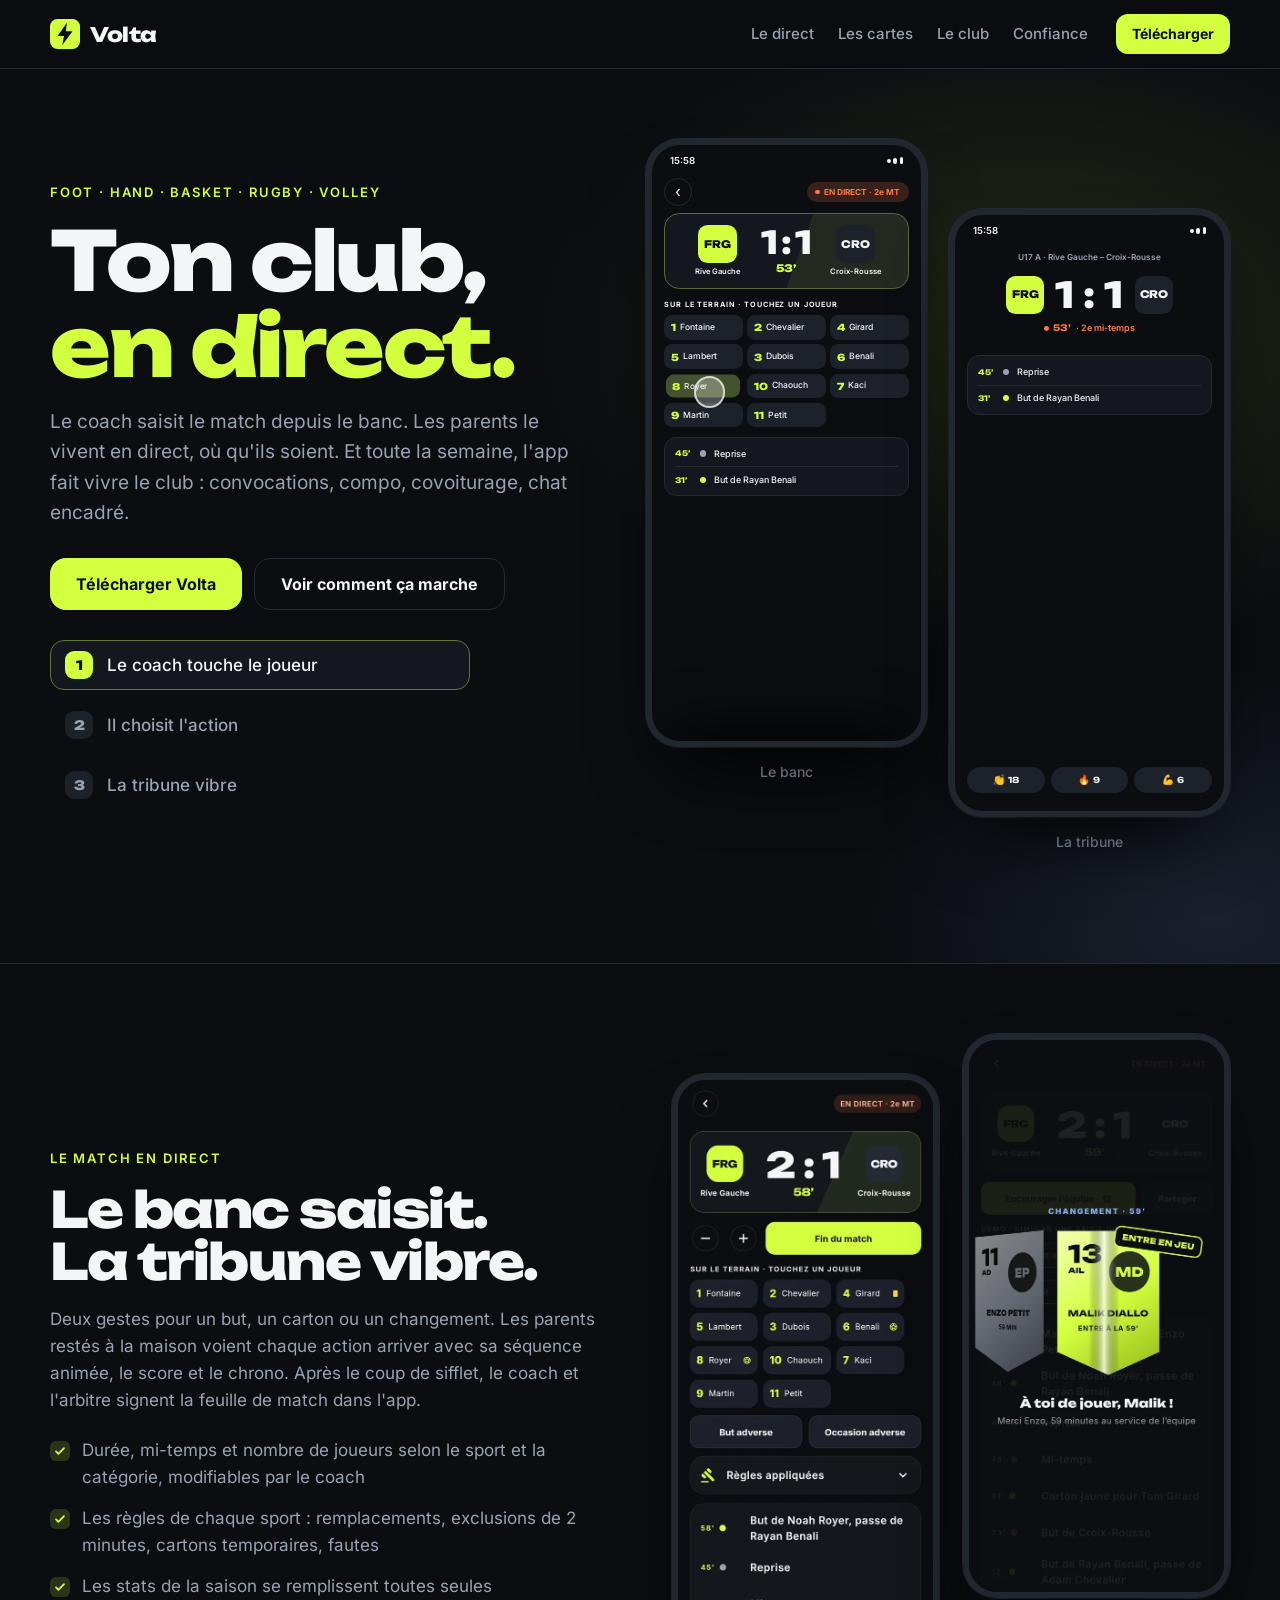
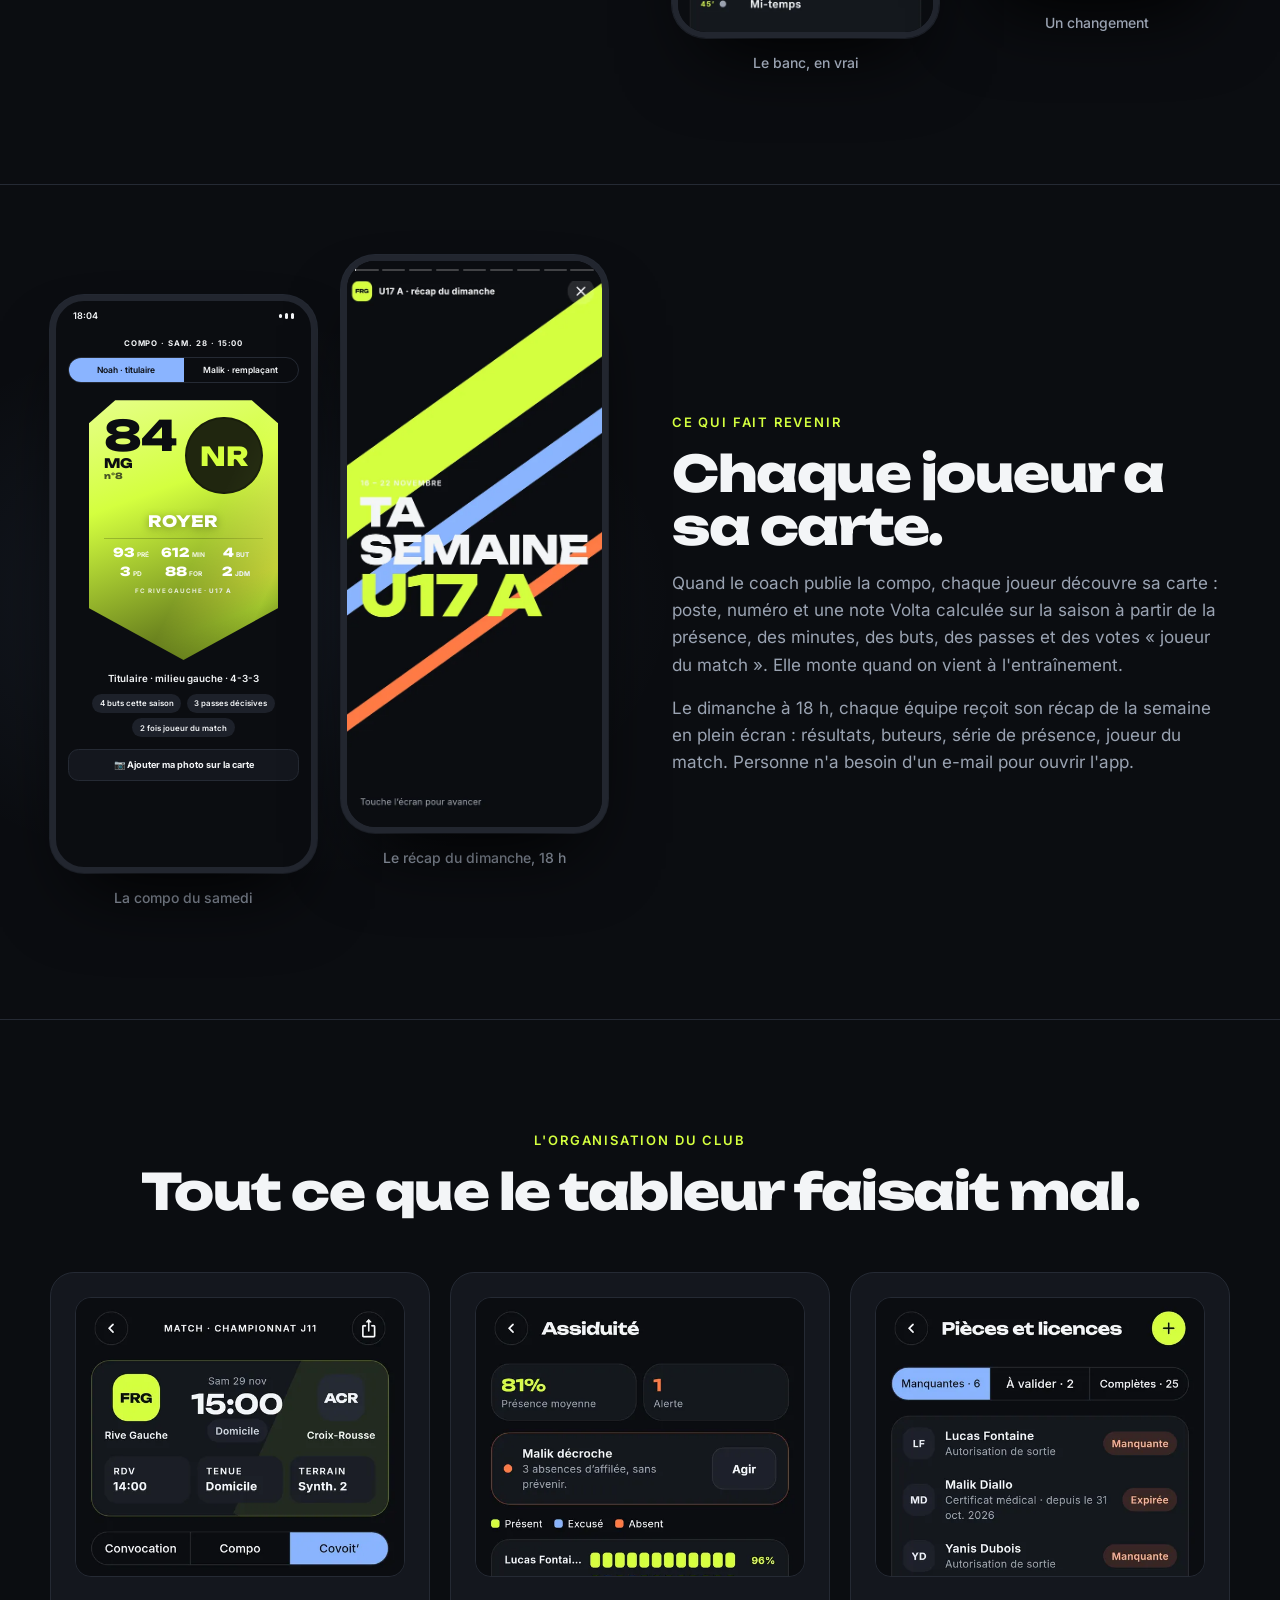
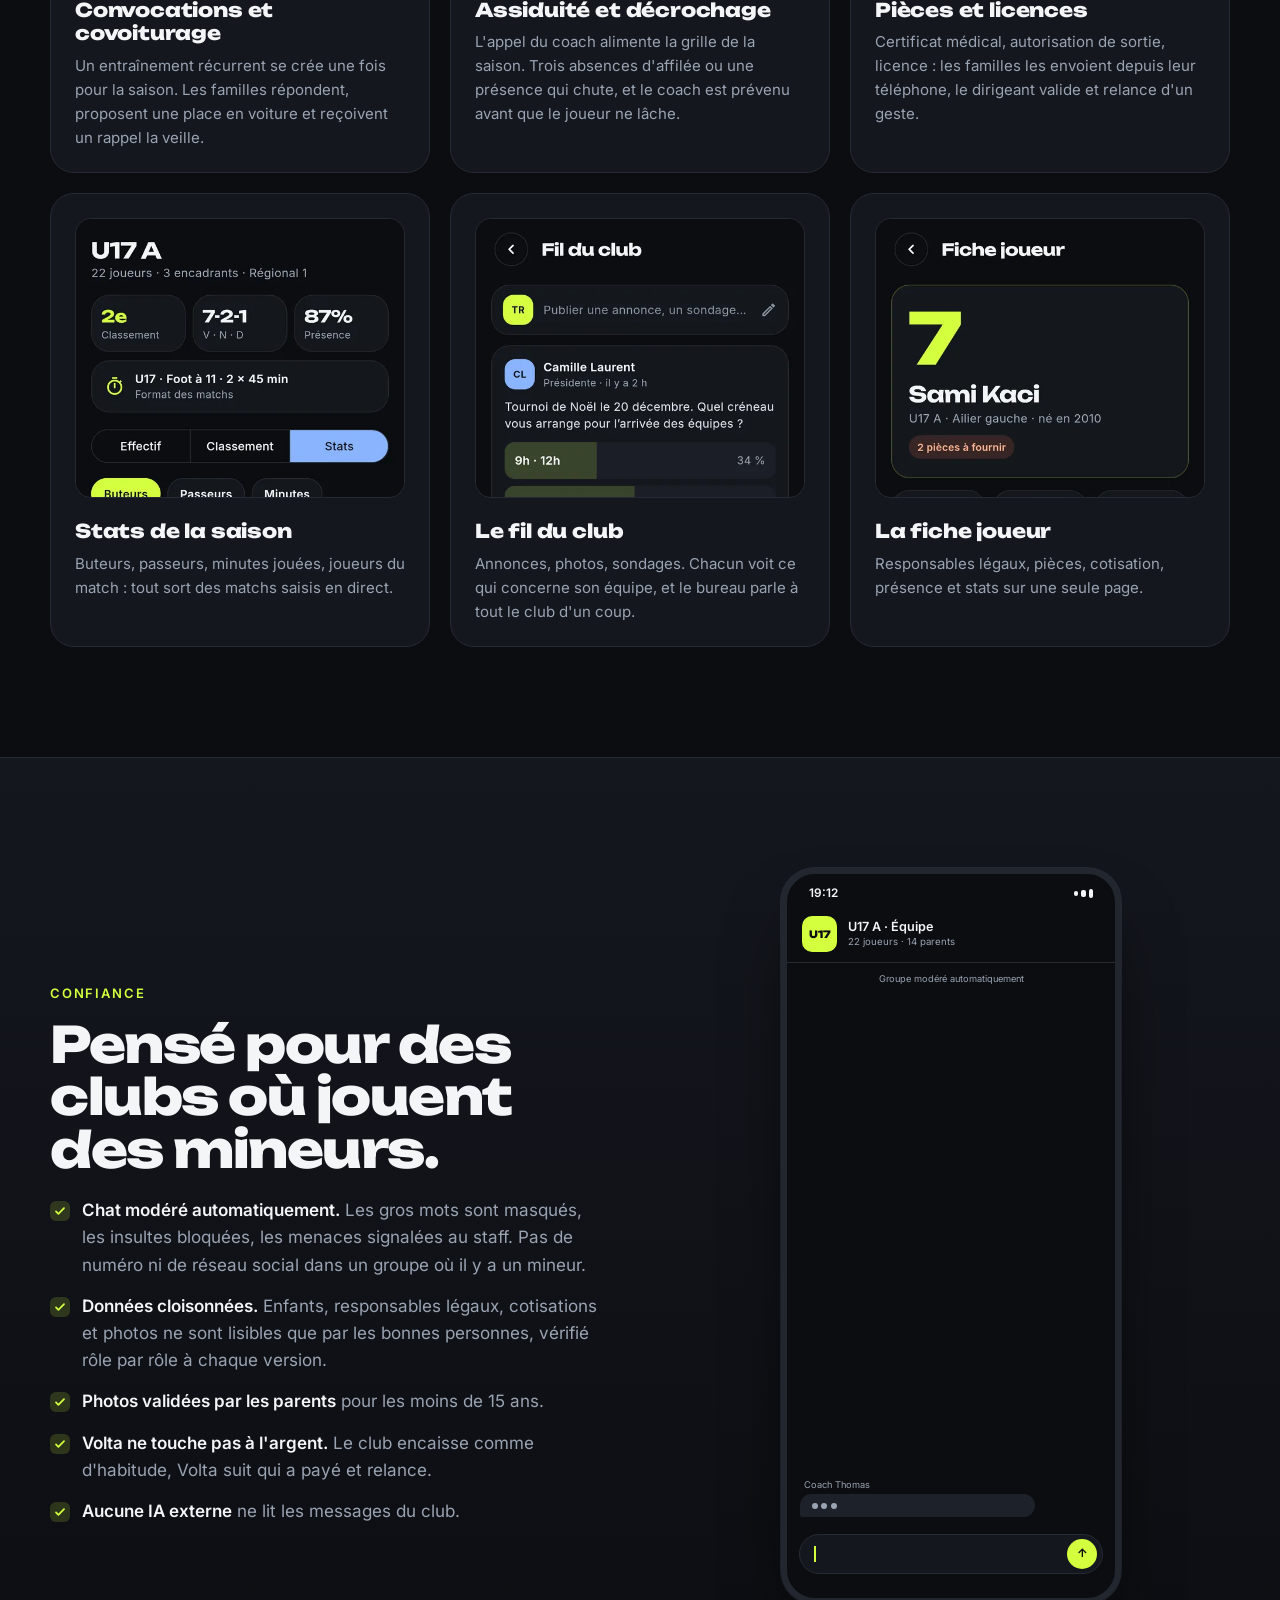
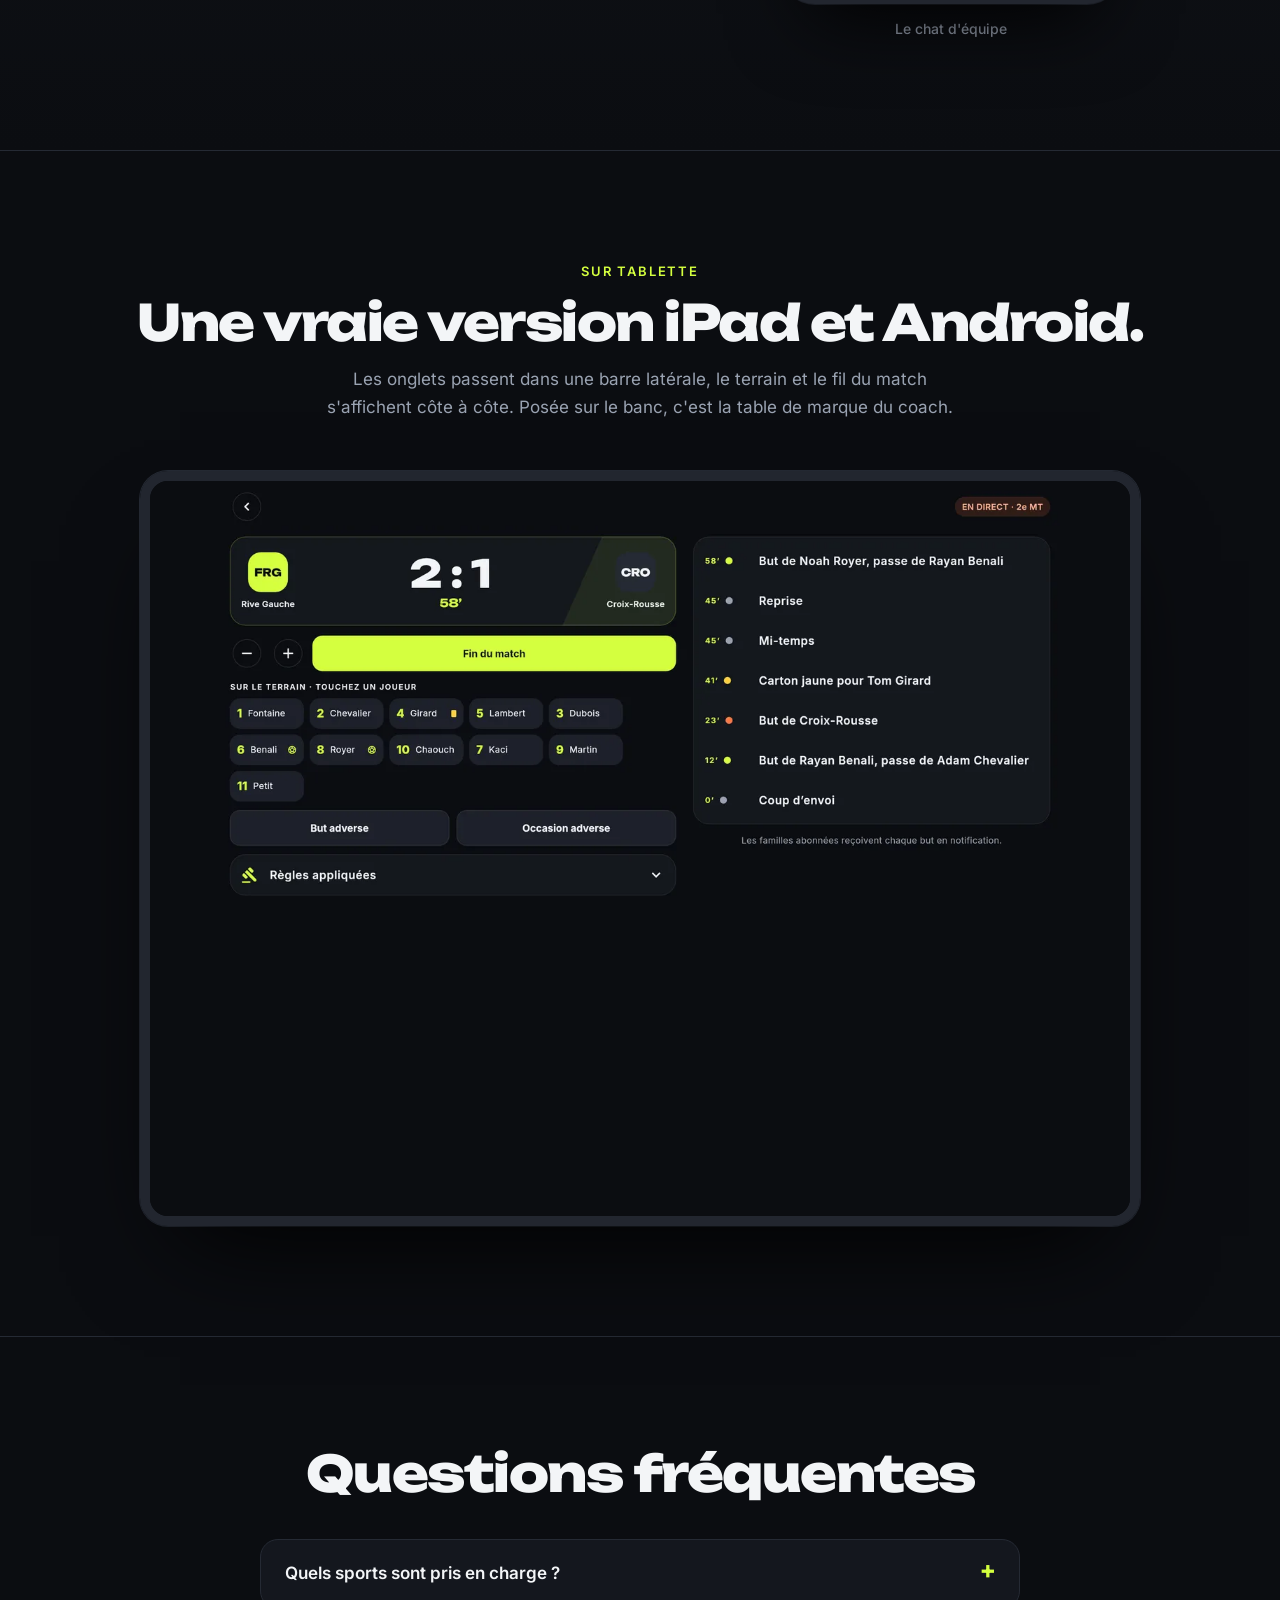
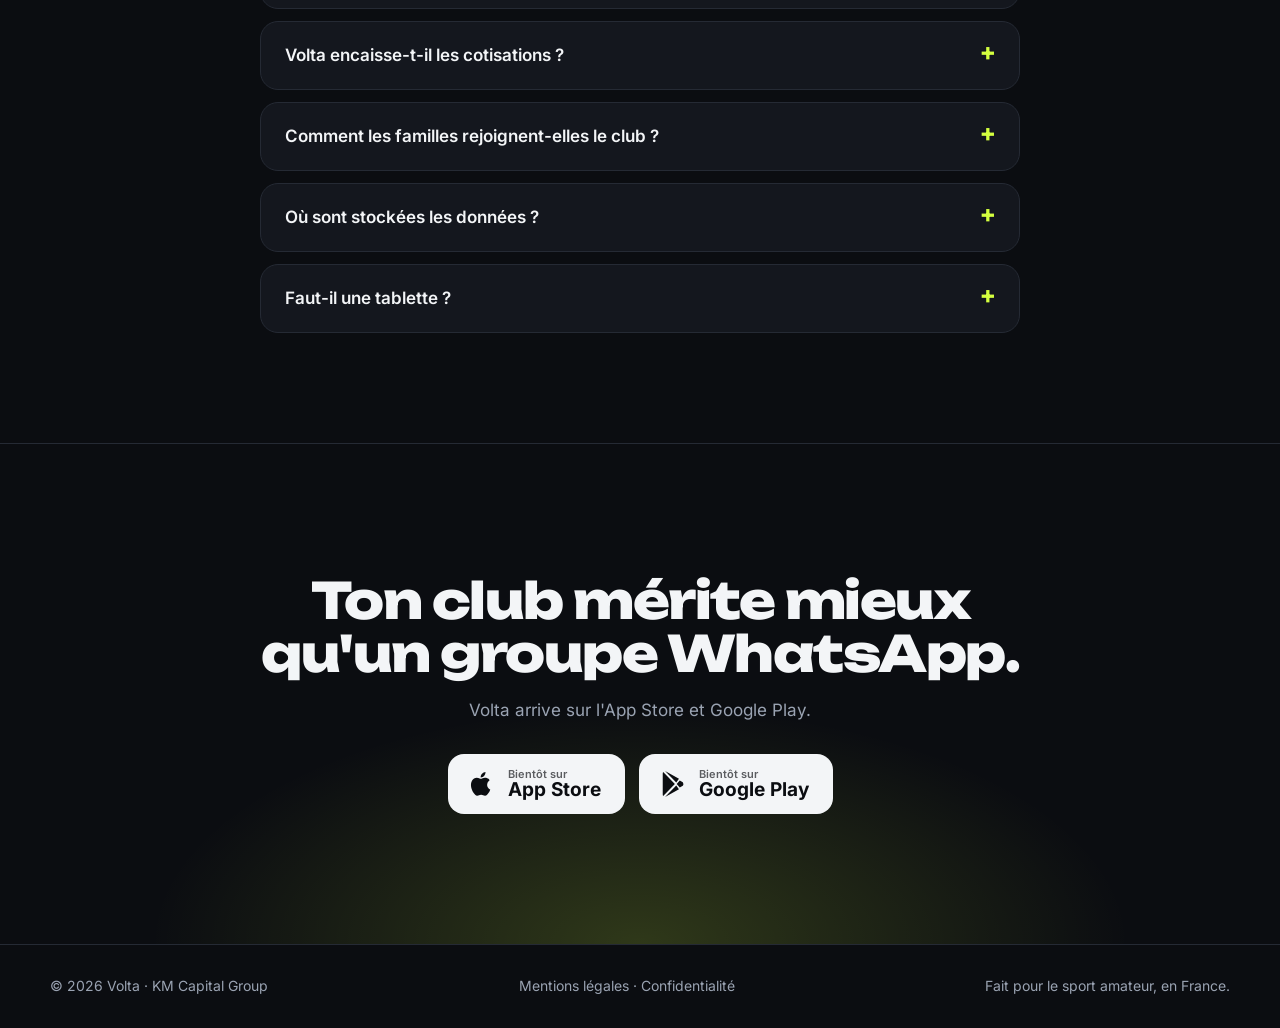
<file: index.html>
<!doctype html>
<html lang="fr">
<head>
<meta charset="utf-8">
<meta name="viewport" content="width=device-width, initial-scale=1">
<title>Volta · l'app des clubs de sport amateur</title>
<meta name="description" content="Convocations, compo, match en direct, messagerie encadrée, pièces et cotisations : Volta fait vivre ton club toute la semaine. Foot, hand, basket, rugby, volley.">
<meta property="og:title" content="Volta · l'app des clubs de sport amateur">
<meta property="og:description" content="Le match en direct, les cartes joueurs, le récap du dimanche. Et toute l'organisation du club, sans tableur.">
<meta property="og:image" content="https://kmcapitalgroup.github.io/volta-site/img/compo-titulaire.webp">
<meta name="theme-color" content="#0B0D11">
<link rel="icon" href="data:image/svg+xml,%3Csvg xmlns='http://www.w3.org/2000/svg' viewBox='0 0 32 32'%3E%3Crect width='32' height='32' rx='8' fill='%23D4FF3F'/%3E%3Cpath d='M18 4 8 18h7l-2 10 11-15h-7z' fill='%230B0D11'/%3E%3C/svg%3E">
<link rel="stylesheet" href="fonts.css?v=202611251900">
<link rel="stylesheet" href="style.css?v=202611251900">
<script src="app.js?v=202611251720" defer></script>
</head>
<body>

<header class="nav">
  <a class="brand" href="#top" aria-label="Volta, retour en haut">
    <svg viewBox="0 0 32 32" width="30" height="30" aria-hidden="true"><rect width="32" height="32" rx="8" fill="#D4FF3F"/><path d="M18 4 8 18h7l-2 10 11-15h-7z" fill="#0B0D11"/></svg>
    Volta
  </a>
  <nav aria-label="Sections">
    <a href="#direct">Le direct</a>
    <a href="#carte">Les cartes</a>
    <a href="#club">Le club</a>
    <a href="#confiance">Confiance</a>
  </nav>
  <a class="btn small" href="#telecharger">Télécharger</a>
</header>

<main id="top">

<!-- ============ HERO : le banc et la tribune, synchronisés ============ -->
<section class="hero">
  <div class="hero-text reveal">
    <p class="kicker">Foot · Hand · Basket · Rugby · Volley</p>
    <h1>Ton club,<br><span class="volt">en direct.</span></h1>
    <p class="lead">Le coach saisit le match depuis le banc. Les parents le vivent en direct, où qu'ils soient. Et toute la semaine, l'app fait vivre le club : convocations, compo, covoiturage, chat encadré.</p>
    <div class="ctas">
      <a class="btn" href="#telecharger">Télécharger Volta</a>
      <a class="btn ghost" href="#direct">Voir comment ça marche</a>
    </div>
    <ol class="steps" id="steps" aria-label="Saisir une action en deux gestes">
      <li data-step="1"><span>1</span>Le coach touche le joueur</li>
      <li data-step="2"><span>2</span>Il choisit l'action</li>
      <li data-step="3"><span>3</span>La tribune vibre</li>
    </ol>
  </div>

  <div class="hero-stage" id="live" aria-label="Démonstration animée : à gauche le téléphone du coach, à droite celui d'un parent">
    <!-- Téléphone du coach -->
    <div class="device bench">
      <div class="screen">
        <div class="sb"><span>15:58</span><span class="sb-r"><i></i><i></i><i></i></span></div>
        <div class="b-top"><span class="b-back">‹</span><span class="pill live"><b></b>EN DIRECT · 2e MT</span></div>
        <div class="score-card">
          <div class="team"><span class="badge v">FRG</span><small>Rive Gauche</small></div>
          <div class="score"><span class="sc" data-home>1</span><span class="colon">:</span><span class="sc" data-away>1</span><em data-min>52’</em></div>
          <div class="team"><span class="badge">CRO</span><small>Croix-Rousse</small></div>
        </div>
        <p class="mini-label">Sur le terrain · touchez un joueur</p>
        <div class="chips">
          <span class="chip"><b>1</b>Fontaine</span>
          <span class="chip"><b>2</b>Chevalier</span>
          <span class="chip" data-p="girard"><b>4</b>Girard<i class="ycard"></i></span>
          <span class="chip"><b>5</b>Lambert</span>
          <span class="chip"><b>3</b>Dubois</span>
          <span class="chip"><b>6</b>Benali</span>
          <span class="chip" data-p="royer"><b>8</b>Royer<i class="ball"></i></span>
          <span class="chip"><b>10</b>Chaouch</span>
          <span class="chip"><b>7</b>Kaci</span>
          <span class="chip"><b>9</b>Martin</span>
          <span class="chip"><b>11</b>Petit</span>
        </div>
        <div class="feed" data-feed="bench">
          <div class="ev"><em>45’</em><i class="dot g"></i>Reprise</div>
          <div class="ev"><em>31’</em><i class="dot v"></i>But de Rayan Benali</div>
        </div>
        <div class="sheet" data-sheet>
          <div class="grab"></div>
          <p class="sheet-t" data-sheet-title>8 · Noah Royer</p>
          <div class="acts">
            <span class="act v" data-act="but">But</span>
            <span class="act">Passe déc.</span>
            <span class="act" data-act="jaune"><i class="ycard"></i>Carton jaune</span>
            <span class="act">Changement</span>
          </div>
        </div>
        <div class="tap" data-tap></div>
      </div>
      <p class="device-cap">Le banc</p>
    </div>

    <!-- Téléphone d'un parent -->
    <div class="device stand">
      <div class="screen">
        <div class="sb"><span>15:58</span><span class="sb-r"><i></i><i></i><i></i></span></div>
        <p class="t-head">U17 A · Rive Gauche – Croix-Rousse</p>
        <div class="t-score">
          <span class="badge v">FRG</span>
          <span class="t-num"><span data-home>1</span> : <span data-away>1</span></span>
          <span class="badge">CRO</span>
        </div>
        <p class="t-min"><b></b><span data-min>52’</span> · 2e mi-temps</p>
        <div class="toast" data-toast><i class="ycard"></i><span>56’ · Carton jaune pour Tom Girard</span></div>
        <div class="feed" data-feed="stand">
          <div class="ev"><em>45’</em><i class="dot g"></i>Reprise</div>
          <div class="ev"><em>31’</em><i class="dot v"></i>But de Rayan Benali</div>
        </div>
        <div class="reacts">
          <span>👏 <b data-r="clap">18</b></span>
          <span>🔥 <b data-r="fire">9</b></span>
          <span>💪 <b data-r="flex">6</b></span>
        </div>
        <div class="goal" data-goal>
          <div class="rays"></div>
          <p class="goal-word">BUT</p>
          <p class="goal-score"><span class="badge v">FRG</span> 2 : 1 <span class="badge">CRO</span></p>
          <div class="goal-card"><span class="num">8</span><div><small>54’ · 2e BUT DU MATCH</small><b>Noah Royer</b><em>Passe décisive de Rayan Benali</em></div></div>
        </div>
      </div>
      <p class="device-cap">La tribune</p>
    </div>
  </div>
</section>

<!-- ============ LE DIRECT ============ -->
<section id="direct" class="band">
  <div class="split">
    <div class="reveal">
      <p class="kicker">Le match en direct</p>
      <h2>Le banc saisit.<br>La tribune vibre.</h2>
      <p>Deux gestes pour un but, un carton ou un changement. Les parents restés à la maison voient chaque action arriver avec sa séquence animée, le score et le chrono. Après le coup de sifflet, le coach et l'arbitre signent la feuille de match dans l'app.</p>
      <ul class="ticks">
        <li>Durée, mi-temps et nombre de joueurs selon le sport et la catégorie, modifiables par le coach</li>
        <li>Les règles de chaque sport : remplacements, exclusions de 2 minutes, cartons temporaires, fautes</li>
        <li>Les stats de la saison se remplissent toutes seules</li>
      </ul>
    </div>
    <div class="phones-row reveal">
      <figure class="shot"><img src="img/direct-banc.webp" alt="Le banc du coach : le terrain, les joueurs à toucher et le fil du match" loading="lazy" width="560" height="1212"><figcaption>Le banc, en vrai</figcaption></figure>
      <figure class="shot raise"><img src="img/direct-changement.webp" alt="La tribune : l'entrée en jeu d'un remplaçant" loading="lazy" width="560" height="1212"><figcaption>Un changement</figcaption></figure>
    </div>
  </div>
</section>

<!-- ============ CARTES ET RÉCAP ============ -->
<section id="carte" class="band glow-ice">
  <div class="split reverse">
    <div class="phones-row live-row reveal">
      <div class="device card-phone" id="cardPhone">
        <div class="screen">
          <div class="sb"><span>18:04</span><span class="sb-r"><i></i><i></i><i></i></span></div>
          <p class="c-head">Compo · Sam. 28 · 15:00</p>
          <div class="seg"><span data-seg="0" class="on">Noah · titulaire</span><span data-seg="1">Malik · remplaçant</span></div>
          <div class="card-stage">
            <div class="pcard" data-card>
              <div class="pc-top">
                <div><b class="pc-rate" data-count="84">84</b><span class="pc-pos" data-pos>MG</span><span class="pc-no" data-no>n°8</span></div>
                <span class="pc-av" data-av>NR</span>
              </div>
              <p class="pc-name" data-name>ROYER</p>
              <div class="pc-stats">
                <span><b data-count="93">93</b> PRÉ</span><span><b data-count="612">612</b> MIN</span><span><b data-count="4">4</b> BUT</span>
                <span><b data-count="3">3</b> PD</span><span><b data-count="88">88</b> FOR</span><span><b data-count="2">2</b> JDM</span>
              </div>
              <p class="pc-club">FC RIVE GAUCHE · U17 A</p>
              <i class="sheen"></i>
            </div>
          </div>
          <p class="c-foot" data-foot>Titulaire · milieu gauche · 4-3-3</p>
          <div class="c-pills" data-pills><span>4 buts cette saison</span><span>3 passes décisives</span><span>2 fois joueur du match</span></div>
          <div class="c-btn">📷 Ajouter ma photo sur la carte</div>
        </div>
        <p class="device-cap">La compo du samedi</p>
      </div>
      <div class="device story-phone raise" id="story">
        <div class="screen">
          <div class="bars" data-bars></div>
          <img class="story-img" data-story src="img/recap-1.webp" alt="Le récap du dimanche, écran par écran" width="560" height="1212">
        </div>
        <p class="device-cap">Le récap du dimanche, 18 h</p>
      </div>
    </div>
    <div class="reveal">
      <p class="kicker">Ce qui fait revenir</p>
      <h2>Chaque joueur a sa carte.</h2>
      <p>Quand le coach publie la compo, chaque joueur découvre sa carte : poste, numéro et une note Volta calculée sur la saison à partir de la présence, des minutes, des buts, des passes et des votes « joueur du match ». Elle monte quand on vient à l'entraînement.</p>
      <p>Le dimanche à 18 h, chaque équipe reçoit son récap de la semaine en plein écran : résultats, buteurs, série de présence, joueur du match. Personne n'a besoin d'un e-mail pour ouvrir l'app.</p>
    </div>
  </div>
</section>

<!-- ============ LE CLUB ============ -->
<section id="club" class="band">
  <p class="kicker center">L'organisation du club</p>
  <h2 class="center">Tout ce que le tableur faisait mal.</h2>
  <div class="grid">
    <article class="card reveal">
      <div class="card-img"><img src="img/covoiturage.webp" alt="Le covoiturage d'un déplacement" loading="lazy" width="560" height="1212"></div>
      <h3>Convocations et covoiturage</h3>
      <p>Un entraînement récurrent se crée une fois pour la saison. Les familles répondent, proposent une place en voiture et reçoivent un rappel la veille.</p>
    </article>
    <article class="card reveal">
      <div class="card-img"><img src="img/assiduite.webp" alt="La grille d'assiduité avec l'alerte de décrochage" loading="lazy" width="560" height="1212"></div>
      <h3>Assiduité et décrochage</h3>
      <p>L'appel du coach alimente la grille de la saison. Trois absences d'affilée ou une présence qui chute, et le coach est prévenu avant que le joueur ne lâche.</p>
    </article>
    <article class="card reveal">
      <div class="card-img"><img src="img/pieces-licences.webp" alt="Les pièces manquantes, à valider et complètes" loading="lazy" width="560" height="1212"></div>
      <h3>Pièces et licences</h3>
      <p>Certificat médical, autorisation de sortie, licence : les familles les envoient depuis leur téléphone, le dirigeant valide et relance d'un geste.</p>
    </article>
    <article class="card reveal">
      <div class="card-img"><img src="img/stats-equipe.webp" alt="Les statistiques de l'équipe" loading="lazy" width="560" height="1212"></div>
      <h3>Stats de la saison</h3>
      <p>Buteurs, passeurs, minutes jouées, joueurs du match : tout sort des matchs saisis en direct.</p>
    </article>
    <article class="card reveal">
      <div class="card-img"><img src="img/fil-du-club.webp" alt="Le fil du club avec un sondage" loading="lazy" width="560" height="1212"></div>
      <h3>Le fil du club</h3>
      <p>Annonces, photos, sondages. Chacun voit ce qui concerne son équipe, et le bureau parle à tout le club d'un coup.</p>
    </article>
    <article class="card reveal">
      <div class="card-img"><img src="img/fiche-joueur.webp" alt="La fiche d'un joueur" loading="lazy" width="560" height="1212"></div>
      <h3>La fiche joueur</h3>
      <p>Responsables légaux, pièces, cotisation, présence et stats sur une seule page.</p>
    </article>
  </div>
</section>

<!-- ============ CONFIANCE ============ -->
<section id="confiance" class="band trust">
  <div class="split">
    <div class="reveal">
      <p class="kicker">Confiance</p>
      <h2>Pensé pour des clubs où jouent des mineurs.</h2>
      <ul class="ticks">
        <li><b>Chat modéré automatiquement.</b> Les gros mots sont masqués, les insultes bloquées, les menaces signalées au staff. Pas de numéro ni de réseau social dans un groupe où il y a un mineur.</li>
        <li><b>Données cloisonnées.</b> Enfants, responsables légaux, cotisations et photos ne sont lisibles que par les bonnes personnes, vérifié rôle par rôle à chaque version.</li>
        <li><b>Photos validées par les parents</b> pour les moins de 15 ans.</li>
        <li><b>Volta ne touche pas à l'argent.</b> Le club encaisse comme d'habitude, Volta suit qui a payé et relance.</li>
        <li><b>Aucune IA externe</b> ne lit les messages du club.</li>
      </ul>
    </div>
    <div class="phones-row single reveal">
      <div class="device chat-phone" id="chat">
        <div class="screen">
          <div class="sb"><span>19:12</span><span class="sb-r"><i></i><i></i><i></i></span></div>
          <div class="ch-head"><span class="ch-av">U17</span><div><b>U17 A · Équipe</b><small>22 joueurs · 14 parents</small></div></div>
          <p class="ch-note">Groupe modéré automatiquement</p>
          <div class="msgs" data-msgs></div>
          <div class="blocked" data-blocked><b>Message non envoyé</b>Pas de numéro de téléphone dans un groupe avec des mineurs.</div>
          <div class="composer"><span data-typing></span><i class="caret"></i><span class="send">↑</span></div>
        </div>
        <p class="device-cap">Le chat d'équipe</p>
      </div>
    </div>
  </div>
</section>

<!-- ============ TABLETTE ============ -->
<section class="band">
  <p class="kicker center">Sur tablette</p>
  <h2 class="center">Une vraie version iPad et Android.</h2>
  <p class="center narrow">Les onglets passent dans une barre latérale, le terrain et le fil du match s'affichent côte à côte. Posée sur le banc, c'est la table de marque du coach.</p>
  <figure class="tablet reveal"><img src="img/ipad-direct-banc.webp" alt="Sur iPad : le banc à gauche, le fil du match à droite" loading="lazy" width="1400" height="1050"></figure>
</section>

<!-- ============ FAQ ============ -->
<section id="faq" class="band">
  <h2 class="center">Questions fréquentes</h2>
  <div class="faq">
    <details>
      <summary>Quels sports sont pris en charge ?</summary>
      <p>Football, handball, basket, rugby et volley. Le format du match (durée, périodes, nombre de joueurs, remplacements) dépend du sport et de la catégorie de l'équipe, et le coach peut l'ajuster. Le direct du volley (sets et points) arrive juste après le lancement.</p>
    </details>
    <details>
      <summary>Volta encaisse-t-il les cotisations ?</summary>
      <p>Non. Le club garde son moyen de paiement habituel. Volta indique qui a payé, qui reste à relancer, et envoie les rappels.</p>
    </details>
    <details>
      <summary>Comment les familles rejoignent-elles le club ?</summary>
      <p>Le club partage un code d'invitation. Le code donne le bon rôle (joueur, parent, coach), et un parent inscrit lui-même son enfant.</p>
    </details>
    <details>
      <summary>Où sont stockées les données ?</summary>
      <p>Sur une base dédiée à Volta. Les fichiers (photos, pièces) sont dans des espaces de stockage privés, et chaque accès passe par des règles vérifiées côté serveur.</p>
    </details>
    <details>
      <summary>Faut-il une tablette ?</summary>
      <p>Non, tout fonctionne sur téléphone. La tablette est un confort pour le coach au bord du terrain.</p>
    </details>
  </div>
</section>

<!-- ============ TÉLÉCHARGER ============ -->
<section id="telecharger" class="band launch">
  <h2>Ton club mérite mieux qu'un groupe WhatsApp.</h2>
  <p>Volta arrive sur l'App Store et Google Play.</p>
  <div class="stores">
    <span class="store-badge">
      <svg viewBox="0 0 24 24" aria-hidden="true"><path fill="currentColor" d="M16.4 12.6c0-2.6 2.1-3.8 2.2-3.9-1.2-1.8-3.1-2-3.7-2-1.6-.2-3.1.9-3.9.9-.8 0-2-.9-3.4-.9-1.7 0-3.3 1-4.2 2.6-1.8 3.1-.5 7.7 1.3 10.2.9 1.2 1.9 2.6 3.2 2.6 1.3-.1 1.8-.8 3.3-.8 1.6 0 2 .8 3.4.8 1.4 0 2.3-1.3 3.1-2.5 1-1.4 1.4-2.8 1.4-2.9 0 0-2.7-1-2.7-4.1zM13.9 5c.7-.9 1.2-2.1 1.1-3.3-1 0-2.3.7-3 1.6-.7.8-1.3 2-1.1 3.2 1.1.1 2.3-.6 3-1.5z"/></svg>
      <span><small>Bientôt sur</small>App Store</span>
    </span>
    <span class="store-badge">
      <svg viewBox="0 0 24 24" aria-hidden="true"><path fill="currentColor" d="M3.6 1.8c-.3.3-.4.7-.4 1.3v17.8c0 .6.2 1 .4 1.3l10-10.2-10-10.2zm11.2 9L5.2.8l11.9 6.8-2.3 3.2zm0 2.4 2.3 3.2-11.9 6.8 9.6-10zm5.6-2.6-2.6-1.5-2.6 2.9 2.6 2.9 2.6-1.5c.7-.4.7-1.4 0-2.8z"/></svg>
      <span><small>Bientôt sur</small>Google Play</span>
    </span>
  </div>
</section>

</main>

<footer class="foot">
  <span>© 2026 Volta · KM Capital Group</span>
  <span><a href="mentions-legales.html">Mentions légales</a> · <a href="confidentialite.html">Confidentialité</a></span>
  <span>Fait pour le sport amateur, en France.</span>
</footer>

</body>
</html>
</file>
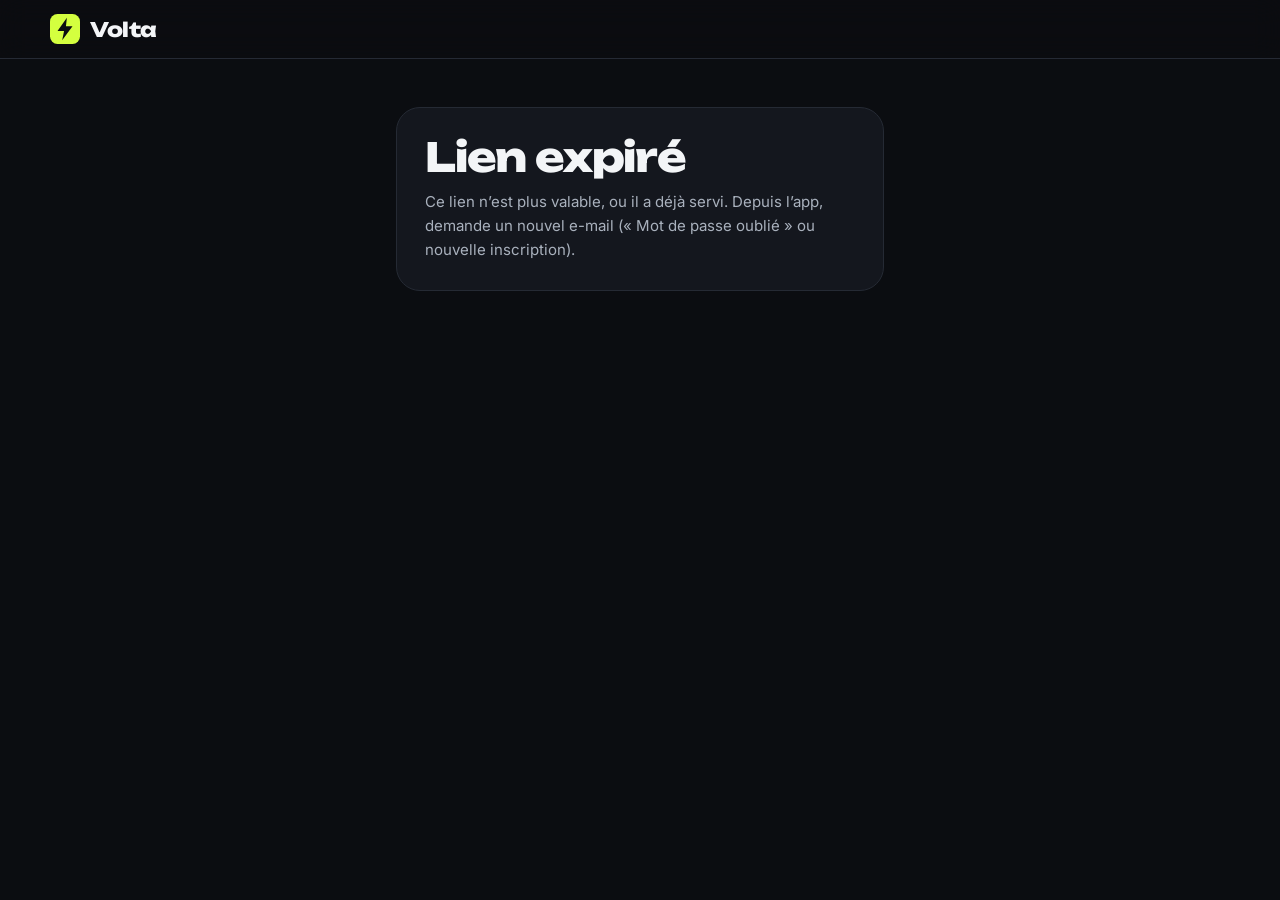
<file: compte.html>
<!doctype html>
<html lang="fr">
<head>
<meta charset="utf-8">
<meta name="viewport" content="width=device-width, initial-scale=1">
<title>Ton compte · Volta</title>
<meta name="description" content="Confirmation d’adresse et nouveau mot de passe pour ton compte Volta.">
<meta name="robots" content="noindex">
<meta name="referrer" content="no-referrer">
<meta name="theme-color" content="#0B0D11">
<link rel="icon" href="data:image/svg+xml,%3Csvg xmlns='http://www.w3.org/2000/svg' viewBox='0 0 32 32'%3E%3Crect width='32' height='32' rx='8' fill='%23D4FF3F'/%3E%3Cpath d='M18 4 8 18h7l-2 10 11-15h-7z' fill='%230B0D11'/%3E%3C/svg%3E">
<link rel="stylesheet" href="fonts.css?v=202611251900">
<link rel="stylesheet" href="style.css?v=202611251900">
<link rel="stylesheet" href="legal.css?v=202611251900">
<style>
  .account { max-width: 520px; margin: 0 auto; padding: 48px 16px 80px; }
  .account .card { padding: 28px; }
  .account h1 { font-size: clamp(28px, 6vw, 40px); margin: 0 0 12px; }
  .account p { color: #A9B1BD; }
  .account form { display: grid; gap: 12px; margin-top: 18px; }
  .account input { font: inherit; padding: 14px 16px; border-radius: 14px; border: 1px solid #2A303B; background: #12151B; color: #F4F6F8; }
  .account input:focus { outline: 2px solid #D4FF3F; outline-offset: 1px; }
  .account .err { color: #FF7A45; min-height: 1.2em; margin: 0; }
  .account [hidden] { display: none !important; }
  .account button { cursor: pointer; border: 0; }
</style>
</head>
<body>
<header class="nav">
  <a class="brand" href="./" aria-label="Volta, accueil">
    <svg viewBox="0 0 32 32" width="30" height="30" aria-hidden="true"><rect width="32" height="32" rx="8" fill="#D4FF3F"/><path d="M18 4 8 18h7l-2 10 11-15h-7z" fill="#0B0D11"/></svg>
    Volta
  </a>
</header>
<main class="account">
  <div class="card">
    <section id="loading"><h1>Un instant…</h1></section>

    <section id="verify" hidden>
      <h1 id="vtitle">Confirme ton adresse</h1>
      <p id="vtext">Un dernier geste pour activer ton compte Volta.</p>
      <form id="vform" novalidate>
        <p class="err" id="verr" role="alert"></p>
        <button class="btn" type="submit" id="vsubmit">Confirmer</button>
      </form>
    </section>

    <section id="confirmed" hidden>
      <h1>Adresse confirmée</h1>
      <p>Ton compte Volta est prêt. Retourne dans l’app et connecte-toi avec ton e-mail et ton mot de passe.</p>
    </section>

    <section id="recovery" hidden>
      <h1>Nouveau mot de passe</h1>
      <p>Choisis un mot de passe d’au moins 8 caractères.</p>
      <form id="pwd" novalidate>
        <input id="p1" type="password" autocomplete="new-password" placeholder="Nouveau mot de passe" minlength="8" required>
        <input id="p2" type="password" autocomplete="new-password" placeholder="Confirme-le" minlength="8" required>
        <p class="err" id="perr" role="alert"></p>
        <button class="btn" type="submit" id="psubmit">Enregistrer</button>
      </form>
    </section>

    <section id="changed" hidden>
      <h1>Mot de passe changé</h1>
      <p>C’est fait. Retourne dans l’app Volta et connecte-toi avec ton nouveau mot de passe.</p>
    </section>

    <section id="failed" hidden>
      <h1>Lien expiré</h1>
      <p id="why">Ce lien n’est plus valable, ou il a déjà servi. Depuis l’app, demande un nouvel e-mail (« Mot de passe oublié » ou nouvelle inscription).</p>
    </section>
  </div>
</main>
<script>
// Les liens envoyés par Volta arrivent ici avec le jeton dans le fragment (#),
// qui n'est jamais envoyé au serveur du site. On l'efface aussitôt de la barre d'adresse.
(function () {
  var SUPABASE_URL = 'https://ybvuqfhhcuhhiqugtbha.supabase.co';
  // Clé publique (anon) : la même que dans l'app, faite pour être publique.
  var ANON_KEY = 'eyJhbGciOiJIUzI1NiIsInR5cCI6IkpXVCJ9.eyJpc3MiOiJzdXBhYmFzZSIsInJlZiI6InlidnVxZmhoY3VoaGlxdWd0YmhhIiwicm9sZSI6ImFub24iLCJpYXQiOjE3OTU2MTc0MjYsImV4cCI6MjExMTE5MzQyNn0.Yp3wbCP8cA1HDLNVvTJyzOCpP6eTDMXCQGC1b1Wu7Eg';

  // Supabase met le résultat soit après le # (jeton), soit après le ? (code) :
  // on lit les deux.
  var q = new URLSearchParams(location.search.replace(/^\?/, ''));
  new URLSearchParams(location.hash.replace(/^#/, '')).forEach(function (v, k) { q.set(k, v); });
  history.replaceState(null, '', location.pathname);

  function show(id) {
    ['loading', 'verify', 'confirmed', 'recovery', 'changed', 'failed'].forEach(function (s) {
      document.getElementById(s).hidden = s !== id;
    });
  }

  var token = q.get('access_token');
  var type = q.get('type');
  if (q.get('error') || q.get('error_code')) return show('failed');

  // Liens des e-mails Volta : ?token_hash=…&type=…. Le jeton n'est utilisé
  // qu'au clic sur le bouton, pour qu'un antivirus de messagerie qui ouvre
  // le lien avant toi ne le consomme pas.
  var hash = q.get('token_hash');
  if (hash && /^(signup|email|recovery|email_change|invite)$/.test(type || '')) {
    var vbtn = document.getElementById('vsubmit');
    var verr = document.getElementById('verr');
    if (type === 'recovery') {
      document.getElementById('vtitle').textContent = 'Nouveau mot de passe';
      document.getElementById('vtext').textContent = 'Touche le bouton pour choisir ton nouveau mot de passe.';
      vbtn.textContent = 'Continuer';
    } else if (type === 'email_change') {
      document.getElementById('vtitle').textContent = 'Confirme ta nouvelle adresse';
      document.getElementById('vtext').textContent = 'Touche le bouton pour l’utiliser avec Volta.';
    }
    show('verify');
    document.getElementById('vform').addEventListener('submit', function (e) {
      e.preventDefault();
      vbtn.disabled = true;
      verr.textContent = '';
      fetch(SUPABASE_URL + '/auth/v1/verify', {
        method: 'POST',
        headers: { 'Content-Type': 'application/json', apikey: ANON_KEY },
        body: JSON.stringify({ type: type, token_hash: hash })
      }).then(function (r) {
        return r.json().catch(function () { return {}; }).then(function (j) {
          if (!r.ok) {
            if (r.status >= 500) { verr.textContent = 'Ça n’a pas marché. Réessaie dans un instant.'; vbtn.disabled = false; return; }
            return show('failed');
          }
          hash = null;
          if (type === 'recovery') {
            if (!j.access_token) return show('failed');
            return startRecovery(j.access_token);
          }
          return show('confirmed');
        });
      }).catch(function () {
        verr.textContent = 'Pas de connexion. Réessaie dans un instant.';
        vbtn.disabled = false;
      });
    });
    return;
  }

  if (type === 'recovery' && token) return startRecovery(token);

  function startRecovery(t) {
    token = t;
    show('recovery');
    var form = document.getElementById('pwd');
    var err = document.getElementById('perr');
    var btn = document.getElementById('psubmit');
    form.addEventListener('submit', function (e) {
      e.preventDefault();
      var p1 = document.getElementById('p1').value;
      var p2 = document.getElementById('p2').value;
      if (p1.length < 8) { err.textContent = 'Au moins 8 caractères.'; return; }
      if (p1 !== p2) { err.textContent = 'Les deux mots de passe ne sont pas identiques.'; return; }
      err.textContent = '';
      btn.disabled = true;
      fetch(SUPABASE_URL + '/auth/v1/user', {
        method: 'PUT',
        headers: { 'Content-Type': 'application/json', apikey: ANON_KEY, Authorization: 'Bearer ' + token },
        body: JSON.stringify({ password: p1 })
      }).then(function (r) {
        if (r.ok) { token = null; return show('changed'); }
        return r.json().catch(function () { return {}; }).then(function (j) {
          var m = (j && (j.msg || j.message || j.error_description)) || '';
          if (r.status === 401 || r.status === 403) return show('failed');
          err.textContent = /weak|short|least/i.test(m) ? 'Mot de passe trop faible, choisis-en un plus long.'
            : /same|different/i.test(m) ? 'Choisis un mot de passe différent de l’ancien.'
            : 'Ça n’a pas marché. Réessaie dans un instant.';
          btn.disabled = false;
        });
      }).catch(function () {
        err.textContent = 'Pas de connexion. Réessaie dans un instant.';
        btn.disabled = false;
      });
    });
  }
  // Lien vérifié par Supabase et renvoyé avec un code : l'adresse est confirmée.
  if (q.get('code') && type !== 'recovery') return show('confirmed');
  if (token || type === 'signup' || type === 'email' || type === 'email_change') return show('confirmed');
  return show('failed');
})();
</script>
</body>
</html>
</file>
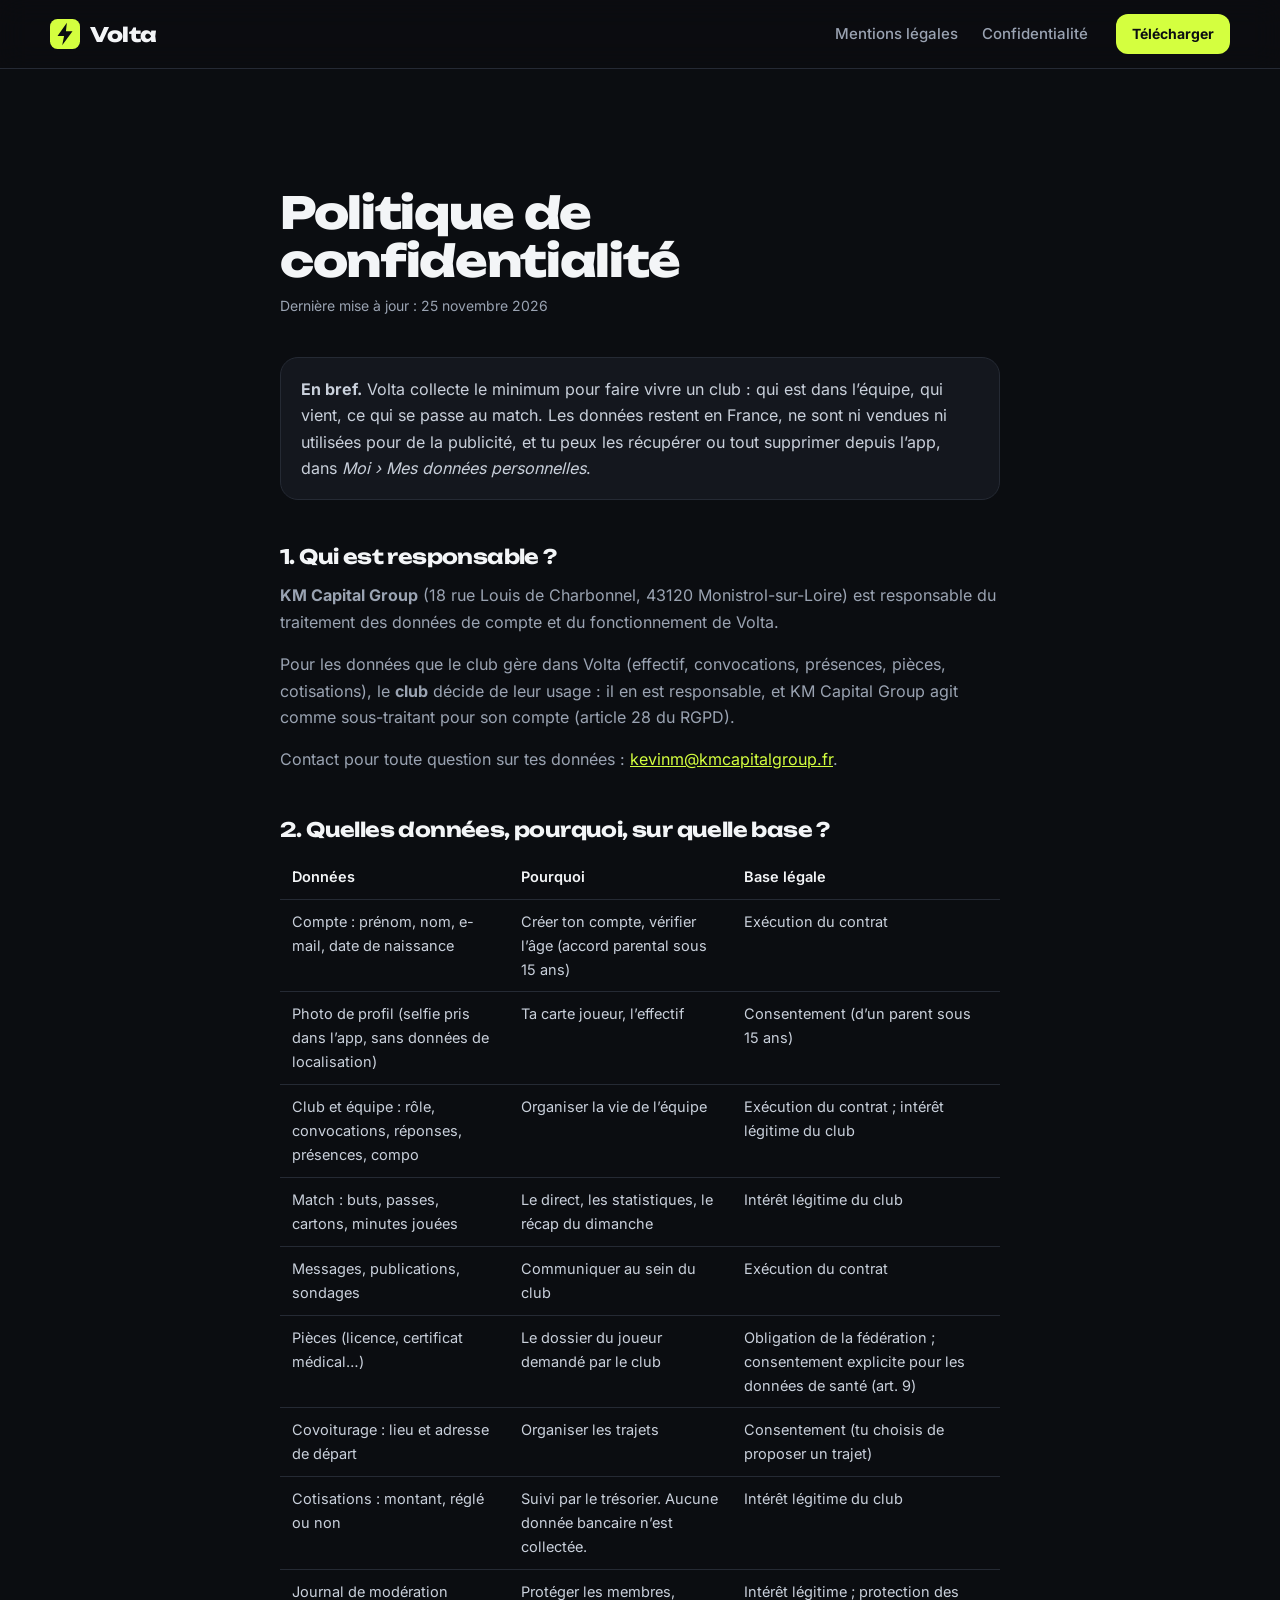
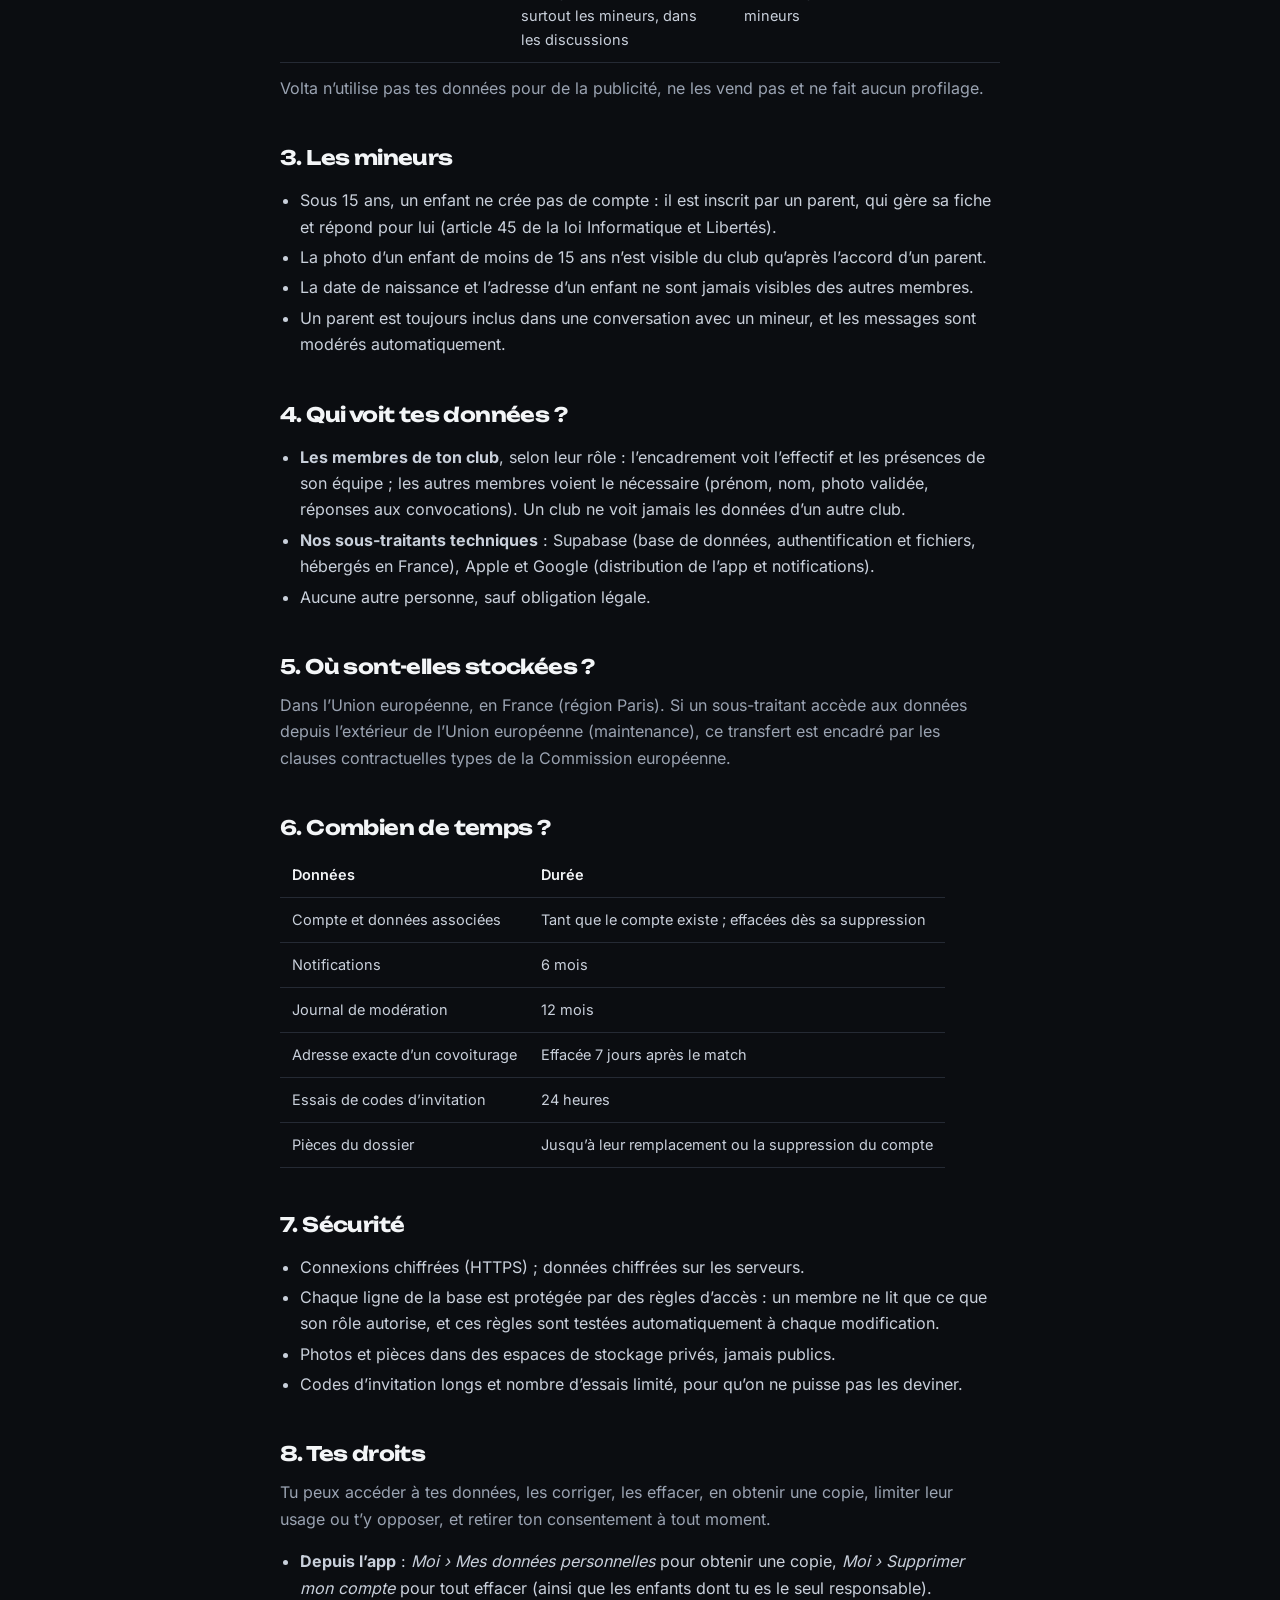
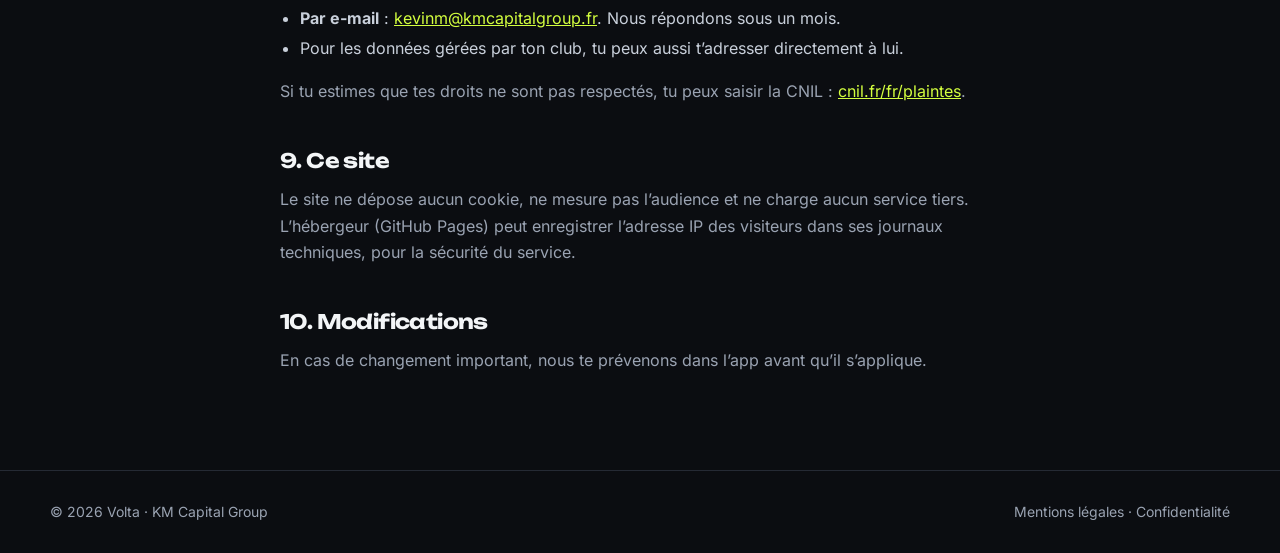
<file: confidentialite.html>
<!doctype html>
<html lang="fr">
<head>
<meta charset="utf-8">
<meta name="viewport" content="width=device-width, initial-scale=1">
<title>Politique de confidentialité · Volta</title>
<meta name="description" content="Comment Volta protège les données des clubs, des joueurs et des familles.">
<meta name="theme-color" content="#0B0D11">
<link rel="icon" href="data:image/svg+xml,%3Csvg xmlns='http://www.w3.org/2000/svg' viewBox='0 0 32 32'%3E%3Crect width='32' height='32' rx='8' fill='%23D4FF3F'/%3E%3Cpath d='M18 4 8 18h7l-2 10 11-15h-7z' fill='%230B0D11'/%3E%3C/svg%3E">
<link rel="stylesheet" href="fonts.css?v=202611251900">
<link rel="stylesheet" href="style.css?v=202611251900">
<link rel="stylesheet" href="legal.css?v=202611251900">
</head>
<body>
<header class="nav">
  <a class="brand" href="./" aria-label="Volta, accueil">
    <svg viewBox="0 0 32 32" width="30" height="30" aria-hidden="true"><rect width="32" height="32" rx="8" fill="#D4FF3F"/><path d="M18 4 8 18h7l-2 10 11-15h-7z" fill="#0B0D11"/></svg>
    Volta
  </a>
  <nav aria-label="Pages légales">
    <a href="mentions-legales.html">Mentions légales</a>
    <a href="confidentialite.html">Confidentialité</a>
  </nav>
  <a class="btn small" href="./#telecharger">Télécharger</a>
</header>
<main class="legal">
<h1>Politique de confidentialité</h1>
<p class="maj">Dernière mise à jour : 25 novembre 2026</p>

<div class="card"><strong>En bref.</strong> Volta collecte le minimum pour faire vivre un club : qui est dans l’équipe, qui vient, ce qui se passe au match. Les données restent en France, ne sont ni vendues ni utilisées pour de la publicité, et tu peux les récupérer ou tout supprimer depuis l’app, dans <em>Moi › Mes données personnelles</em>.</div>

<h2>1. Qui est responsable ?</h2>
<p><strong>KM Capital Group</strong> (18 rue Louis de Charbonnel, 43120 Monistrol-sur-Loire) est responsable du traitement des données de compte et du fonctionnement de Volta.</p>
<p>Pour les données que le club gère dans Volta (effectif, convocations, présences, pièces, cotisations), le <strong>club</strong> décide de leur usage : il en est responsable, et KM Capital Group agit comme sous-traitant pour son compte (article 28 du RGPD).</p>
<p>Contact pour toute question sur tes données : <a href="mailto:kevinm@kmcapitalgroup.fr">kevinm@kmcapitalgroup.fr</a>.</p>

<h2>2. Quelles données, pourquoi, sur quelle base ?</h2>
<table>
<tr><th>Données</th><th>Pourquoi</th><th>Base légale</th></tr>
<tr><td>Compte : prénom, nom, e-mail, date de naissance</td><td>Créer ton compte, vérifier l’âge (accord parental sous 15 ans)</td><td>Exécution du contrat</td></tr>
<tr><td>Photo de profil (selfie pris dans l’app, sans données de localisation)</td><td>Ta carte joueur, l’effectif</td><td>Consentement (d’un parent sous 15 ans)</td></tr>
<tr><td>Club et équipe : rôle, convocations, réponses, présences, compo</td><td>Organiser la vie de l’équipe</td><td>Exécution du contrat ; intérêt légitime du club</td></tr>
<tr><td>Match : buts, passes, cartons, minutes jouées</td><td>Le direct, les statistiques, le récap du dimanche</td><td>Intérêt légitime du club</td></tr>
<tr><td>Messages, publications, sondages</td><td>Communiquer au sein du club</td><td>Exécution du contrat</td></tr>
<tr><td>Pièces (licence, certificat médical…)</td><td>Le dossier du joueur demandé par le club</td><td>Obligation de la fédération ; consentement explicite pour les données de santé (art. 9)</td></tr>
<tr><td>Covoiturage : lieu et adresse de départ</td><td>Organiser les trajets</td><td>Consentement (tu choisis de proposer un trajet)</td></tr>
<tr><td>Cotisations : montant, réglé ou non</td><td>Suivi par le trésorier. Aucune donnée bancaire n’est collectée.</td><td>Intérêt légitime du club</td></tr>
<tr><td>Journal de modération</td><td>Protéger les membres, surtout les mineurs, dans les discussions</td><td>Intérêt légitime ; protection des mineurs</td></tr>
</table>
<p>Volta n’utilise pas tes données pour de la publicité, ne les vend pas et ne fait aucun profilage.</p>

<h2>3. Les mineurs</h2>
<ul>
<li>Sous 15 ans, un enfant ne crée pas de compte : il est inscrit par un parent, qui gère sa fiche et répond pour lui (article 45 de la loi Informatique et Libertés).</li>
<li>La photo d’un enfant de moins de 15 ans n’est visible du club qu’après l’accord d’un parent.</li>
<li>La date de naissance et l’adresse d’un enfant ne sont jamais visibles des autres membres.</li>
<li>Un parent est toujours inclus dans une conversation avec un mineur, et les messages sont modérés automatiquement.</li>
</ul>

<h2>4. Qui voit tes données ?</h2>
<ul>
<li><strong>Les membres de ton club</strong>, selon leur rôle : l’encadrement voit l’effectif et les présences de son équipe ; les autres membres voient le nécessaire (prénom, nom, photo validée, réponses aux convocations). Un club ne voit jamais les données d’un autre club.</li>
<li><strong>Nos sous-traitants techniques</strong> : Supabase (base de données, authentification et fichiers, hébergés en France), Apple et Google (distribution de l’app et notifications).</li>
<li>Aucune autre personne, sauf obligation légale.</li>
</ul>

<h2>5. Où sont-elles stockées ?</h2>
<p>Dans l’Union européenne, en France (région Paris). Si un sous-traitant accède aux données depuis l’extérieur de l’Union européenne (maintenance), ce transfert est encadré par les clauses contractuelles types de la Commission européenne.</p>

<h2>6. Combien de temps ?</h2>
<table>
<tr><th>Données</th><th>Durée</th></tr>
<tr><td>Compte et données associées</td><td>Tant que le compte existe ; effacées dès sa suppression</td></tr>
<tr><td>Notifications</td><td>6 mois</td></tr>
<tr><td>Journal de modération</td><td>12 mois</td></tr>
<tr><td>Adresse exacte d’un covoiturage</td><td>Effacée 7 jours après le match</td></tr>
<tr><td>Essais de codes d’invitation</td><td>24 heures</td></tr>
<tr><td>Pièces du dossier</td><td>Jusqu’à leur remplacement ou la suppression du compte</td></tr>
</table>

<h2>7. Sécurité</h2>
<ul>
<li>Connexions chiffrées (HTTPS) ; données chiffrées sur les serveurs.</li>
<li>Chaque ligne de la base est protégée par des règles d’accès : un membre ne lit que ce que son rôle autorise, et ces règles sont testées automatiquement à chaque modification.</li>
<li>Photos et pièces dans des espaces de stockage privés, jamais publics.</li>
<li>Codes d’invitation longs et nombre d’essais limité, pour qu’on ne puisse pas les deviner.</li>
</ul>

<h2>8. Tes droits</h2>
<p>Tu peux accéder à tes données, les corriger, les effacer, en obtenir une copie, limiter leur usage ou t’y opposer, et retirer ton consentement à tout moment.</p>
<ul>
<li><strong>Depuis l’app</strong> : <em>Moi › Mes données personnelles</em> pour obtenir une copie, <em>Moi › Supprimer mon compte</em> pour tout effacer (ainsi que les enfants dont tu es le seul responsable).</li>
<li><strong>Par e-mail</strong> : <a href="mailto:kevinm@kmcapitalgroup.fr">kevinm@kmcapitalgroup.fr</a>. Nous répondons sous un mois.</li>
<li>Pour les données gérées par ton club, tu peux aussi t’adresser directement à lui.</li>
</ul>
<p>Si tu estimes que tes droits ne sont pas respectés, tu peux saisir la CNIL : <a href="https://www.cnil.fr/fr/plaintes">cnil.fr/fr/plaintes</a>.</p>

<h2>9. Ce site</h2>
<p>Le site ne dépose aucun cookie, ne mesure pas l’audience et ne charge aucun service tiers. L’hébergeur (GitHub Pages) peut enregistrer l’adresse IP des visiteurs dans ses journaux techniques, pour la sécurité du service.</p>

<h2>10. Modifications</h2>
<p>En cas de changement important, nous te prévenons dans l’app avant qu’il s’applique.</p>
</main>
<footer class="foot">
  <span>© 2026 Volta · KM Capital Group</span>
  <span><a href="mentions-legales.html">Mentions légales</a> · <a href="confidentialite.html">Confidentialité</a></span>
</footer>
</body>
</html>
</file>
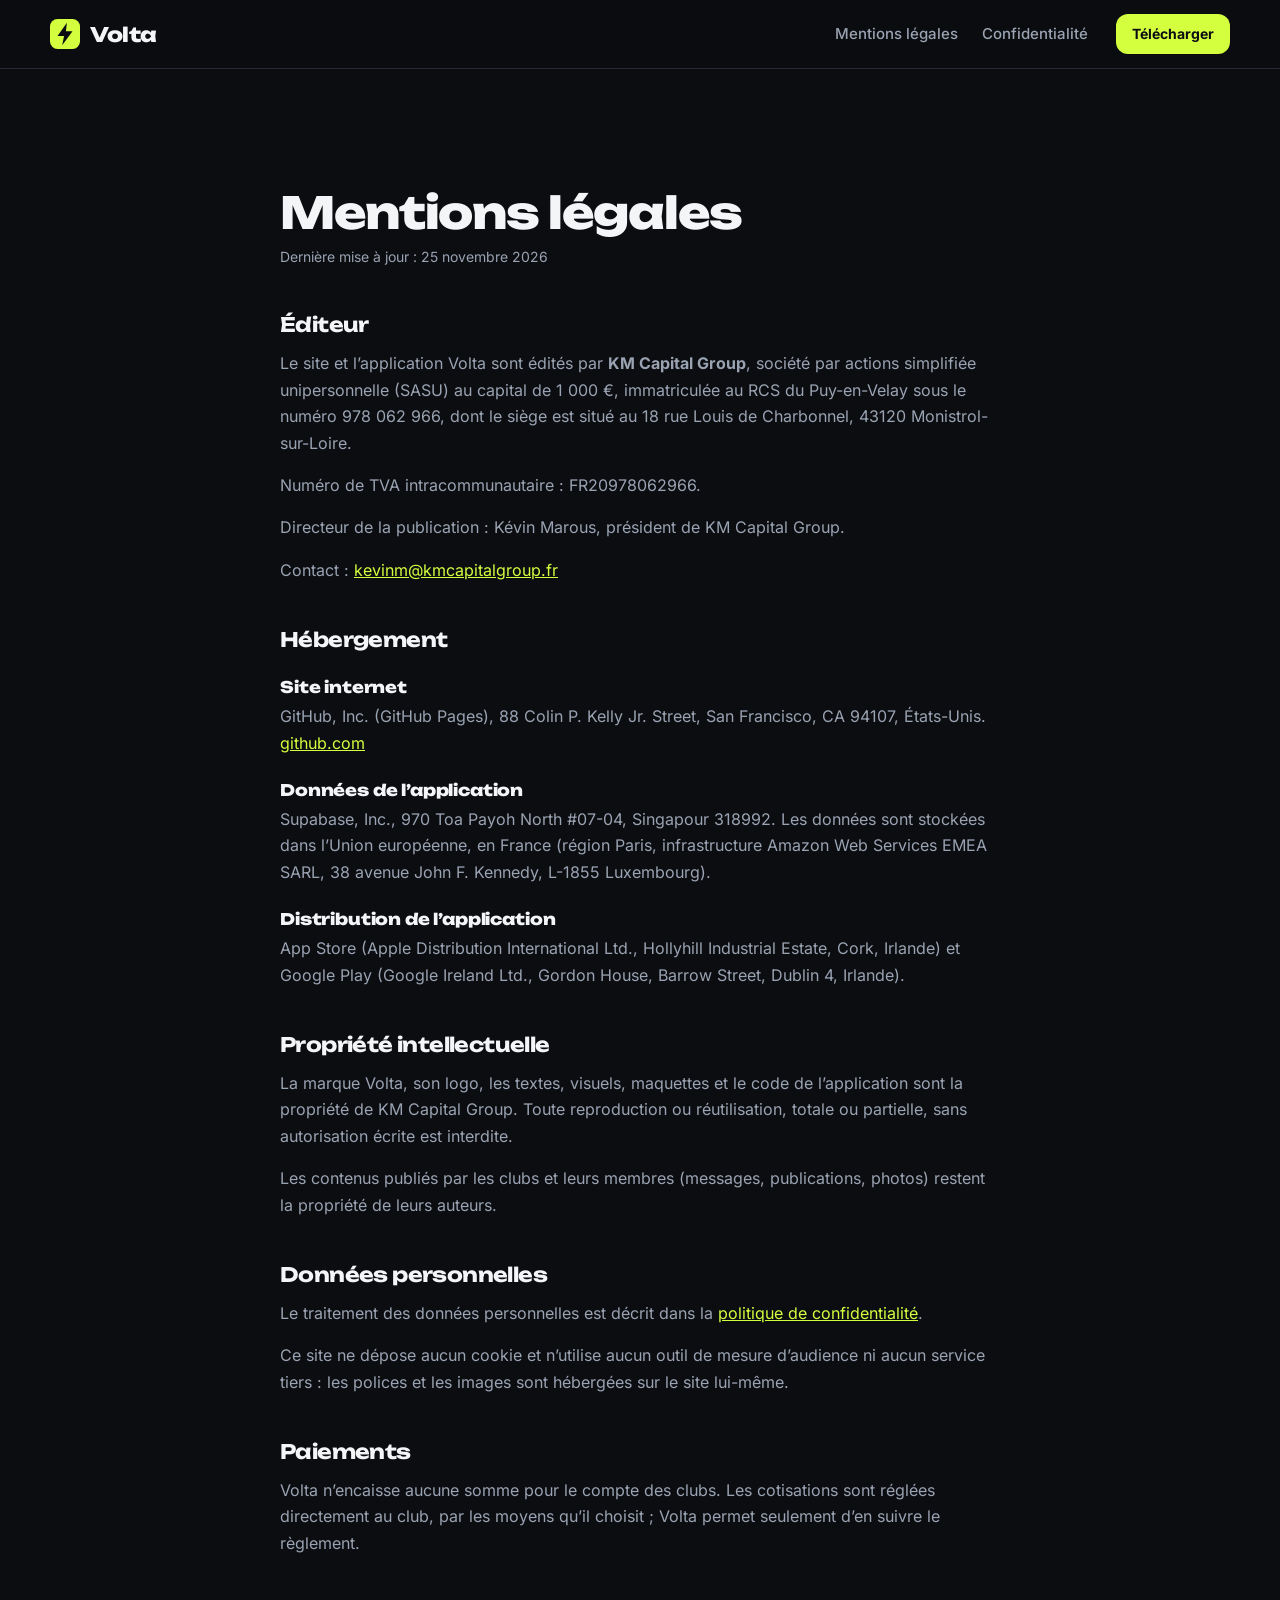
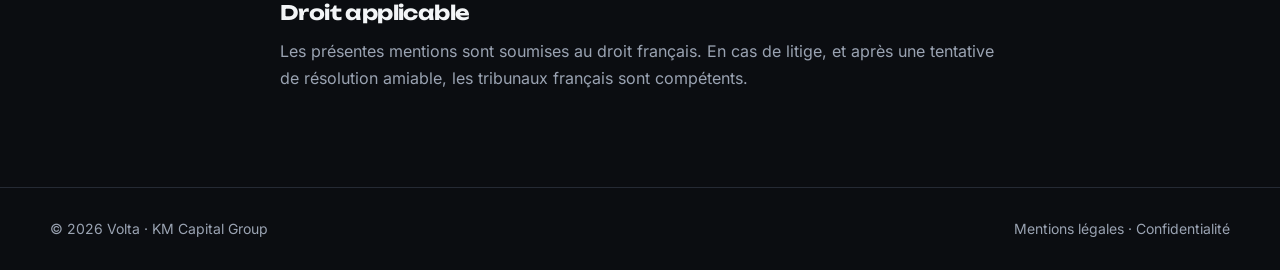
<file: mentions-legales.html>
<!doctype html>
<html lang="fr">
<head>
<meta charset="utf-8">
<meta name="viewport" content="width=device-width, initial-scale=1">
<title>Mentions légales · Volta</title>
<meta name="description" content="Mentions légales de Volta, édité par KM Capital Group.">
<meta name="theme-color" content="#0B0D11">
<link rel="icon" href="data:image/svg+xml,%3Csvg xmlns='http://www.w3.org/2000/svg' viewBox='0 0 32 32'%3E%3Crect width='32' height='32' rx='8' fill='%23D4FF3F'/%3E%3Cpath d='M18 4 8 18h7l-2 10 11-15h-7z' fill='%230B0D11'/%3E%3C/svg%3E">
<link rel="stylesheet" href="fonts.css?v=202611251900">
<link rel="stylesheet" href="style.css?v=202611251900">
<link rel="stylesheet" href="legal.css?v=202611251900">
</head>
<body>
<header class="nav">
  <a class="brand" href="./" aria-label="Volta, accueil">
    <svg viewBox="0 0 32 32" width="30" height="30" aria-hidden="true"><rect width="32" height="32" rx="8" fill="#D4FF3F"/><path d="M18 4 8 18h7l-2 10 11-15h-7z" fill="#0B0D11"/></svg>
    Volta
  </a>
  <nav aria-label="Pages légales">
    <a href="mentions-legales.html">Mentions légales</a>
    <a href="confidentialite.html">Confidentialité</a>
  </nav>
  <a class="btn small" href="./#telecharger">Télécharger</a>
</header>
<main class="legal">
<h1>Mentions légales</h1>
<p class="maj">Dernière mise à jour : 25 novembre 2026</p>

<h2>Éditeur</h2>
<p>Le site et l’application Volta sont édités par <strong>KM Capital Group</strong>, société par actions simplifiée unipersonnelle (SASU) au capital de 1 000 €, immatriculée au RCS du Puy-en-Velay sous le numéro 978 062 966, dont le siège est situé au 18 rue Louis de Charbonnel, 43120 Monistrol-sur-Loire.</p>
<p>Numéro de TVA intracommunautaire : FR20978062966.</p>
<p>Directeur de la publication : Kévin Marous, président de KM Capital Group.</p>
<p>Contact : <a href="mailto:kevinm@kmcapitalgroup.fr">kevinm@kmcapitalgroup.fr</a></p>

<h2>Hébergement</h2>
<h3>Site internet</h3>
<p>GitHub, Inc. (GitHub Pages), 88 Colin P. Kelly Jr. Street, San Francisco, CA 94107, États-Unis. <a href="https://github.com">github.com</a></p>
<h3>Données de l’application</h3>
<p>Supabase, Inc., 970 Toa Payoh North #07-04, Singapour 318992. Les données sont stockées dans l’Union européenne, en France (région Paris, infrastructure Amazon Web Services EMEA SARL, 38 avenue John F. Kennedy, L-1855 Luxembourg).</p>
<h3>Distribution de l’application</h3>
<p>App Store (Apple Distribution International Ltd., Hollyhill Industrial Estate, Cork, Irlande) et Google Play (Google Ireland Ltd., Gordon House, Barrow Street, Dublin 4, Irlande).</p>

<h2>Propriété intellectuelle</h2>
<p>La marque Volta, son logo, les textes, visuels, maquettes et le code de l’application sont la propriété de KM Capital Group. Toute reproduction ou réutilisation, totale ou partielle, sans autorisation écrite est interdite.</p>
<p>Les contenus publiés par les clubs et leurs membres (messages, publications, photos) restent la propriété de leurs auteurs.</p>

<h2>Données personnelles</h2>
<p>Le traitement des données personnelles est décrit dans la <a href="confidentialite.html">politique de confidentialité</a>.</p>
<p>Ce site ne dépose aucun cookie et n’utilise aucun outil de mesure d’audience ni aucun service tiers : les polices et les images sont hébergées sur le site lui-même.</p>

<h2>Paiements</h2>
<p>Volta n’encaisse aucune somme pour le compte des clubs. Les cotisations sont réglées directement au club, par les moyens qu’il choisit ; Volta permet seulement d’en suivre le règlement.</p>

<h2>Droit applicable</h2>
<p>Les présentes mentions sont soumises au droit français. En cas de litige, et après une tentative de résolution amiable, les tribunaux français sont compétents.</p>
</main>
<footer class="foot">
  <span>© 2026 Volta · KM Capital Group</span>
  <span><a href="mentions-legales.html">Mentions légales</a> · <a href="confidentialite.html">Confidentialité</a></span>
</footer>
</body>
</html>
</file>
<file: fonts.css>
/* Polices hébergées sur le site : aucune requête vers un service tiers. */
@font-face{font-family:Inter;font-weight:400;font-display:swap;src:url(fonts/Inter-400.woff2) format("woff2")}
@font-face{font-family:Inter;font-weight:500;font-display:swap;src:url(fonts/Inter-500.woff2) format("woff2")}
@font-face{font-family:Inter;font-weight:600;font-display:swap;src:url(fonts/Inter-600.woff2) format("woff2")}
@font-face{font-family:Inter;font-weight:700;font-display:swap;src:url(fonts/Inter-700.woff2) format("woff2")}
@font-face{font-family:Unbounded;font-weight:700;font-display:swap;src:url(fonts/Unbounded-700.woff2) format("woff2")}
@font-face{font-family:Unbounded;font-weight:800;font-display:swap;src:url(fonts/Unbounded-800.woff2) format("woff2")}
</file>
<file: style.css>
:root {
  --carbon: #0B0D11;
  --surface: #14171E;
  --relief: #1D212A;
  --line: #252A34;
  --chalk: #F3F5F7;
  --muted: #9AA3B2;
  --volt: #D4FF3F;
  --ice: #8AB4FF;
  --ember: #FF7A45;
  --amber: #FFD23F;
  --display: "Unbounded", system-ui, sans-serif;
  --text: "Inter", system-ui, -apple-system, sans-serif;
  --max: 1180px;
  --pad: max(20px, calc((100vw - var(--max)) / 2));
}

* { box-sizing: border-box; }
html { scroll-behavior: smooth; }
body {
  margin: 0;
  background: var(--carbon);
  color: var(--chalk);
  font: 400 17px/1.6 var(--text);
  -webkit-font-smoothing: antialiased;
  overflow-x: hidden;
}
img { display: block; max-width: 100%; height: auto; }
a { color: inherit; }
h1, h2, h3 { font-family: var(--display); font-weight: 800; letter-spacing: -.03em; line-height: 1.05; margin: 0 0 18px; }
h1 { font-size: clamp(44px, 6.4vw, 84px); }
h2 { font-size: clamp(30px, 4vw, 50px); }
h3 { font-size: 19px; letter-spacing: -.01em; line-height: 1.25; margin-bottom: 8px; }
p { margin: 0 0 16px; color: var(--muted); }
b { color: var(--chalk); font-weight: 600; }
.volt { color: var(--volt); }
.center { text-align: center; }
.narrow { max-width: 640px; margin-left: auto; margin-right: auto; }
.kicker { font-size: 13px; font-weight: 600; letter-spacing: .14em; text-transform: uppercase; color: var(--volt); margin-bottom: 14px; }

/* ---------- Navigation ---------- */
.nav {
  position: sticky; top: 0; z-index: 20;
  display: flex; align-items: center; gap: 28px;
  padding: 14px var(--pad);
  background: color-mix(in srgb, var(--carbon) 82%, transparent);
  backdrop-filter: blur(14px); -webkit-backdrop-filter: blur(14px);
  border-bottom: 1px solid var(--line);
}
.brand { display: flex; align-items: center; gap: 10px; font: 800 20px var(--display); text-decoration: none; letter-spacing: -.02em; }
.nav nav { display: flex; gap: 24px; margin-left: auto; }
.nav nav a { text-decoration: none; color: var(--muted); font-size: 15px; font-weight: 500; }
.nav nav a:hover { color: var(--chalk); }

/* ---------- Boutons ---------- */
.btn {
  display: inline-flex; align-items: center; justify-content: center;
  min-height: 52px; padding: 0 26px; border-radius: 16px;
  background: var(--volt); color: var(--carbon);
  font-weight: 700; font-size: 16px; text-decoration: none;
  transition: transform .15s ease, box-shadow .15s ease;
}
.btn:hover { transform: translateY(-2px); box-shadow: 0 10px 30px -10px color-mix(in srgb, var(--volt) 60%, transparent); }
.btn.ghost { background: transparent; color: var(--chalk); border: 1px solid var(--line); }
.btn.ghost:hover { box-shadow: none; border-color: var(--muted); }
.btn.small { min-height: 40px; padding: 0 16px; font-size: 14px; border-radius: 12px; }
.ctas { display: flex; flex-wrap: wrap; gap: 12px; margin: 30px 0 30px; }

/* ---------- Sections ---------- */
main > section { padding: 110px var(--pad); }
.band { border-top: 1px solid var(--line); }
.split { display: grid; grid-template-columns: 1fr 1fr; gap: 64px; align-items: center; }
.phones-row { display: grid; grid-template-columns: 1fr 1fr; gap: 24px; max-width: 600px; justify-self: center; width: 100%; }
.phones-row.single { grid-template-columns: minmax(0, 340px); justify-content: center; }
.raise { transform: translateY(-40px); }

.ticks { list-style: none; padding: 0; margin: 22px 0 0; display: grid; gap: 14px; }
.ticks li { position: relative; padding-left: 32px; color: var(--muted); }
.ticks li::before {
  content: ""; position: absolute; left: 0; top: 4px; width: 20px; height: 20px; border-radius: 6px;
  background: color-mix(in srgb, var(--volt) 16%, transparent)
    url("data:image/svg+xml,%3Csvg xmlns='http://www.w3.org/2000/svg' viewBox='0 0 20 20'%3E%3Cpath d='m5 10.5 3 3 7-7' fill='none' stroke='%23D4FF3F' stroke-width='2.2' stroke-linecap='round' stroke-linejoin='round'/%3E%3C/svg%3E") center/16px no-repeat;
}

/* Apparition au défilement */
.reveal { opacity: 0; translate: 0 28px; transition: opacity .7s ease, translate .7s cubic-bezier(.2, .8, .2, 1); }
.reveal.in { opacity: 1; translate: 0 0; }
.grid .reveal:nth-child(3n+2) { transition-delay: .08s; }
.grid .reveal:nth-child(3n) { transition-delay: .16s; }

/* ---------- Hero ---------- */
.hero {
  display: grid; grid-template-columns: 1fr 1.05fr; gap: 40px; align-items: center;
  padding-top: 70px !important;
  background:
    radial-gradient(700px 460px at 80% 30%, color-mix(in srgb, var(--volt) 13%, transparent), transparent 70%),
    radial-gradient(500px 360px at 95% 95%, color-mix(in srgb, var(--ice) 12%, transparent), transparent 70%);
}
.lead { font-size: 19px; max-width: 540px; }
.steps { list-style: none; padding: 0; margin: 0; display: grid; gap: 10px; max-width: 420px; }
.steps li {
  display: flex; align-items: center; gap: 14px; padding: 10px 14px; border-radius: 14px;
  color: var(--muted); font-weight: 500; border: 1px solid transparent;
  transition: background .3s ease, color .3s ease, border-color .3s ease;
}
.steps span {
  display: grid; place-items: center; width: 28px; height: 28px; border-radius: 9px;
  background: var(--relief); color: var(--muted); font: 800 13px var(--display); transition: inherit;
}
.steps li.on { background: var(--surface); color: var(--chalk); border-color: color-mix(in srgb, var(--volt) 35%, var(--line)); }
.steps li.on span { background: var(--volt); color: var(--carbon); }

.hero-stage { display: grid; grid-template-columns: 1fr 1fr; gap: 22px; align-items: start; max-width: 680px; justify-self: end; width: 100%; }
.hero-stage .stand { margin-top: 70px; }

/* ---------- Téléphone ---------- */
.device { position: relative; margin: 0; }
.device .screen {
  container-type: inline-size;
  --u: calc(100cqw / 390);
  position: relative; overflow: hidden;
  aspect-ratio: 390 / 844;
  border-radius: 34px;
  border: 6px solid #22262f;
  box-shadow: 0 40px 80px -30px #000, 0 0 0 1px var(--line);
  background: var(--carbon);
  font-family: var(--text);
  color: var(--chalk);
  line-height: 1.3;
  user-select: none;
}
.device-cap, .shot figcaption { margin: 14px 0 0; text-align: center; color: var(--muted); font-size: 14px; font-weight: 500; }
.shot { margin: 0; }
.shot img { border-radius: 34px; border: 6px solid #22262f; box-shadow: 0 40px 80px -30px #000, 0 0 0 1px var(--line); }

.sb { display: flex; justify-content: space-between; padding: calc(var(--u) * 14) calc(var(--u) * 26) 0; font-size: calc(var(--u) * 14); font-weight: 600; }
.sb-r { display: flex; gap: calc(var(--u) * 4); align-items: center; }
.sb-r i { width: calc(var(--u) * 5); height: calc(var(--u) * 10); border-radius: 2px; background: var(--chalk); }
.sb-r i:nth-child(1) { height: calc(var(--u) * 6); } .sb-r i:nth-child(2) { height: calc(var(--u) * 8); }

.badge {
  display: inline-grid; place-items: center; min-width: calc(var(--u) * 56); height: calc(var(--u) * 56); padding: 0 calc(var(--u) * 6);
  border-radius: calc(var(--u) * 14); background: var(--relief); color: var(--chalk);
  font: 800 calc(var(--u) * 15) var(--display); letter-spacing: -.02em;
}
.badge.v { background: var(--volt); color: var(--carbon); }

/* Banc */
.b-top { display: flex; justify-content: space-between; align-items: center; padding: calc(var(--u) * 16) calc(var(--u) * 18) calc(var(--u) * 10); }
.b-back { display: grid; place-items: center; width: calc(var(--u) * 40); height: calc(var(--u) * 40); border-radius: 50%; border: 1px solid var(--line); font-size: calc(var(--u) * 22); }
.pill { font-size: calc(var(--u) * 12); font-weight: 700; padding: calc(var(--u) * 7) calc(var(--u) * 12); border-radius: 99px; }
.pill.live { background: color-mix(in srgb, var(--ember) 18%, transparent); color: var(--ember); display: flex; gap: calc(var(--u) * 6); align-items: center; }
.pill.live b, .t-min b { width: calc(var(--u) * 7); height: calc(var(--u) * 7); border-radius: 50%; background: var(--ember); animation: pulse 1.4s ease-in-out infinite; }
@keyframes pulse { 50% { opacity: .25; } }

.score-card {
  margin: 0 calc(var(--u) * 18); padding: calc(var(--u) * 16) calc(var(--u) * 12);
  display: grid; grid-template-columns: 1fr auto 1fr; align-items: center;
  border-radius: calc(var(--u) * 22); border: 1px solid color-mix(in srgb, var(--volt) 30%, var(--line));
  background: linear-gradient(110deg, var(--surface) 55%, color-mix(in srgb, var(--volt) 8%, var(--surface)) 55%);
}
.team { display: grid; justify-items: center; gap: calc(var(--u) * 6); }
.team small { font-size: calc(var(--u) * 11); font-weight: 600; }
.score { display: grid; grid-template-columns: auto auto auto; align-items: center; justify-items: center; column-gap: calc(var(--u) * 4); }
.score .sc, .score .colon { font: 800 calc(var(--u) * 46) / 1 var(--display); display: inline-block; }
.score em { grid-column: 1 / -1; font: 800 calc(var(--u) * 15) var(--display); color: var(--volt); font-style: normal; margin-top: calc(var(--u) * 4); }
.bump { animation: bump .6s cubic-bezier(.3, 1.6, .5, 1); color: var(--volt); }
@keyframes bump { 0% { transform: scale(.4); } 60% { transform: scale(1.25); } 100% { transform: scale(1); } }

.mini-label { margin: calc(var(--u) * 16) calc(var(--u) * 18) calc(var(--u) * 8); font-size: calc(var(--u) * 10.5); font-weight: 700; letter-spacing: .12em; text-transform: uppercase; color: var(--chalk); }
.chips { display: grid; grid-template-columns: repeat(3, 1fr); gap: calc(var(--u) * 7); margin: 0 calc(var(--u) * 18); }
.chip {
  position: relative; display: flex; align-items: center; gap: calc(var(--u) * 6);
  padding: calc(var(--u) * 9) calc(var(--u) * 9); border-radius: calc(var(--u) * 12);
  background: var(--relief); font-size: calc(var(--u) * 12.5); font-weight: 500;
  transition: background .2s ease, transform .2s ease;
}
.chip b { color: var(--volt); font: 800 calc(var(--u) * 14) var(--display); }
.chip.pressed { background: color-mix(in srgb, var(--volt) 22%, var(--relief)); transform: scale(.95); }
.chip .ycard, .chip .ball { margin-left: auto; display: none; }
.chip.has-y .ycard, .chip.has-b .ball { display: block; }
.ycard { width: calc(var(--u) * 9); height: calc(var(--u) * 13); border-radius: 2px; background: var(--amber); flex: none; }
.ball { width: calc(var(--u) * 11); height: calc(var(--u) * 11); border-radius: 50%; border: calc(var(--u) * 2) solid var(--volt); }

.feed { margin: calc(var(--u) * 14) calc(var(--u) * 18) 0; border-radius: calc(var(--u) * 18); background: var(--surface); border: 1px solid var(--line); padding: calc(var(--u) * 4) calc(var(--u) * 14); }
.ev { display: grid; grid-template-columns: calc(var(--u) * 30) calc(var(--u) * 14) 1fr; align-items: center; gap: calc(var(--u) * 6); padding: calc(var(--u) * 10) 0; font-size: calc(var(--u) * 13); font-weight: 500; border-bottom: 1px solid var(--line); }
.ev:last-child { border-bottom: 0; }
.ev em { font-style: normal; color: var(--volt); font: 700 calc(var(--u) * 11) var(--display); }
.dot { width: calc(var(--u) * 9); height: calc(var(--u) * 9); border-radius: 50%; background: var(--muted); }
.dot.v { background: var(--volt); } .dot.y { background: var(--amber); border-radius: 2px; height: calc(var(--u) * 12); width: calc(var(--u) * 8); }
.ev.new { animation: slidein .5s cubic-bezier(.2, .8, .2, 1); background: linear-gradient(90deg, color-mix(in srgb, var(--volt) 10%, transparent), transparent); }
@keyframes slidein { from { opacity: 0; transform: translateY(calc(var(--u) * -16)); } }

.sheet {
  position: absolute; left: 0; right: 0; bottom: 0; z-index: 3;
  padding: calc(var(--u) * 10) calc(var(--u) * 18) calc(var(--u) * 30);
  background: var(--surface); border-top: 1px solid var(--line);
  border-radius: calc(var(--u) * 28) calc(var(--u) * 28) 0 0;
  box-shadow: 0 -30px 60px -20px #000;
  transform: translateY(105%); transition: transform .35s cubic-bezier(.2, .8, .2, 1);
}
.sheet.open { transform: none; }
.grab { width: calc(var(--u) * 40); height: calc(var(--u) * 4); border-radius: 4px; background: var(--line); margin: 0 auto calc(var(--u) * 14); }
.sheet-t { font: 800 calc(var(--u) * 18) var(--display); color: var(--chalk); margin: 0 0 calc(var(--u) * 14); }
.acts { display: grid; grid-template-columns: 1fr 1fr; gap: calc(var(--u) * 8); }
.act { display: flex; align-items: center; justify-content: center; gap: calc(var(--u) * 8); padding: calc(var(--u) * 15) 0; border-radius: calc(var(--u) * 14); background: var(--relief); font-size: calc(var(--u) * 14); font-weight: 600; transition: transform .15s ease; }
.act.v { background: var(--volt); color: var(--carbon); }
.act.pressed { transform: scale(.93); filter: brightness(1.15); }

.tap {
  position: absolute; z-index: 5; width: calc(var(--u) * 46); height: calc(var(--u) * 46); margin: calc(var(--u) * -23) 0 0 calc(var(--u) * -23);
  border-radius: 50%; background: rgba(255, 255, 255, .28); border: 2px solid rgba(255, 255, 255, .7);
  opacity: 0; pointer-events: none; transition: left .45s ease, top .45s ease, opacity .25s ease;
}
.tap.show { opacity: 1; }
.tap.hit { animation: hit .4s ease; }
@keyframes hit { 50% { transform: scale(.7); background: rgba(212, 255, 63, .5); } }

/* Tribune */
.t-head { margin: calc(var(--u) * 22) calc(var(--u) * 18) 0; text-align: center; font-size: calc(var(--u) * 12); font-weight: 600; color: var(--muted); }
.t-score { display: flex; align-items: center; justify-content: center; gap: calc(var(--u) * 16); margin-top: calc(var(--u) * 18); }
.t-num { font: 800 calc(var(--u) * 52) / 1 var(--display); }
.t-num span { display: inline-block; }
.t-min { display: flex; justify-content: center; align-items: center; gap: calc(var(--u) * 6); margin: calc(var(--u) * 12) 0 0; font-size: calc(var(--u) * 13); font-weight: 600; color: var(--ember); }
.t-min span { font-family: var(--display); }
.toast {
  display: flex; align-items: center; gap: calc(var(--u) * 10); margin: calc(var(--u) * 14) calc(var(--u) * 18) 0;
  padding: calc(var(--u) * 12) calc(var(--u) * 14); border-radius: calc(var(--u) * 14);
  background: color-mix(in srgb, var(--amber) 14%, var(--surface)); border: 1px solid color-mix(in srgb, var(--amber) 40%, transparent);
  font-size: calc(var(--u) * 13); font-weight: 600;
  max-height: 0; opacity: 0; padding-top: 0; padding-bottom: 0; overflow: hidden; transition: all .4s ease;
}
.toast.show { max-height: calc(var(--u) * 60); opacity: 1; padding-top: calc(var(--u) * 12); padding-bottom: calc(var(--u) * 12); }
.reacts { position: absolute; left: calc(var(--u) * 18); right: calc(var(--u) * 18); bottom: calc(var(--u) * 26); display: flex; gap: calc(var(--u) * 8); }
.reacts span { flex: 1; text-align: center; padding: calc(var(--u) * 10) 0; border-radius: 99px; background: var(--relief); font-size: calc(var(--u) * 14); }
.reacts b { font-family: var(--display); font-size: calc(var(--u) * 12); }
.reacts .pop { animation: bump .5s ease; color: var(--volt); }

.goal {
  position: absolute; inset: 0; z-index: 4; display: grid; place-content: center; justify-items: center; gap: calc(var(--u) * 14);
  background: radial-gradient(circle at 50% 42%, #2a3311, var(--carbon) 70%);
  opacity: 0; visibility: hidden; transition: opacity .3s ease, visibility .3s;
}
.goal.show { opacity: 1; visibility: visible; }
.rays {
  position: absolute; inset: -40%;
  background: repeating-conic-gradient(from 0deg at 50% 50%, color-mix(in srgb, var(--volt) 22%, transparent) 0 8deg, transparent 8deg 22deg);
  animation: spin 9s linear infinite; mask: radial-gradient(circle, #000 20%, transparent 62%); -webkit-mask: radial-gradient(circle, #000 20%, transparent 62%);
}
@keyframes spin { to { transform: rotate(1turn); } }
.goal > *:not(.rays) { position: relative; }
.goal-word { margin: 0; font: 800 calc(var(--u) * 96) / 1 var(--display); color: var(--volt); letter-spacing: -.04em; text-shadow: 0 0 calc(var(--u) * 40) color-mix(in srgb, var(--volt) 60%, transparent); }
.goal.show .goal-word { animation: slam .7s cubic-bezier(.2, 1.6, .4, 1); }
@keyframes slam { from { transform: scale(2.6) rotate(-8deg); opacity: 0; } }
.goal-score { margin: 0; display: flex; align-items: center; gap: calc(var(--u) * 14); font: 800 calc(var(--u) * 34) var(--display); color: var(--chalk); }
.goal-score .badge { min-width: calc(var(--u) * 44); height: calc(var(--u) * 44); font-size: calc(var(--u) * 12); }
.goal-card { display: flex; align-items: center; gap: calc(var(--u) * 12); padding: calc(var(--u) * 12) calc(var(--u) * 16); border-radius: calc(var(--u) * 16); background: var(--surface); border: 1px solid color-mix(in srgb, var(--volt) 40%, var(--line)); }
.goal.show .goal-card { animation: rise .6s .25s both cubic-bezier(.2, .8, .2, 1); }
@keyframes rise { from { opacity: 0; transform: translateY(calc(var(--u) * 30)); } }
.goal-card .num { display: grid; place-items: center; width: calc(var(--u) * 40); height: calc(var(--u) * 46); background: var(--volt); color: var(--carbon); font: 800 calc(var(--u) * 20) var(--display); clip-path: polygon(0 0, 100% 0, 100% 75%, 50% 100%, 0 75%); }
.goal-card div { display: grid; }
.goal-card small { font-size: calc(var(--u) * 10); font-weight: 700; letter-spacing: .1em; color: var(--volt); }
.goal-card b { font-size: calc(var(--u) * 16); }
.goal-card em { font-style: normal; font-size: calc(var(--u) * 11); color: var(--muted); }

/* ---------- Carte joueur ---------- */
.glow-ice { background: radial-gradient(600px 400px at 20% 50%, color-mix(in srgb, var(--ice) 9%, transparent), transparent 70%); }
.live-row { align-items: start; }
.c-head { text-align: center; margin: calc(var(--u) * 24) 0 calc(var(--u) * 14); font-size: calc(var(--u) * 12); font-weight: 700; letter-spacing: .12em; text-transform: uppercase; color: var(--chalk); }
.seg { display: grid; grid-template-columns: 1fr 1fr; margin: 0 calc(var(--u) * 18); border: 1px solid var(--line); border-radius: 99px; overflow: hidden; font-size: calc(var(--u) * 13); font-weight: 600; }
.seg span { text-align: center; padding: calc(var(--u) * 10) 0; transition: background .3s ease, color .3s ease; }
.seg .on { background: var(--ice); color: var(--carbon); }
.card-stage { perspective: 900px; display: grid; place-items: center; margin-top: calc(var(--u) * 26); }
.pcard {
  --c1: #e6ff8a; --c2: var(--volt); --c3: #3d4d10; --ink: #0B0D11;
  position: relative; width: calc(var(--u) * 290); aspect-ratio: 270 / 370; overflow: hidden;
  padding: calc(var(--u) * 26) calc(var(--u) * 24) 0;
  clip-path: polygon(14% 0, 86% 0, 100% 9%, 100% 80%, 50% 100%, 0 80%, 0 9%);
  background: linear-gradient(160deg, var(--c1), var(--c2) 35%, var(--c3) 100%);
  color: var(--ink);
  transform-style: preserve-3d; transition: transform .5s cubic-bezier(.2, .8, .2, 1);
}
.pcard.silver { --c1: #f2f4f7; --c2: #b8c0cc; --c3: #3a414d; }
.pcard.flip { transform: rotateY(90deg) scale(.9); transition-duration: .25s; }
.pc-top { display: flex; justify-content: space-between; align-items: flex-start; }
.pc-top > div { display: grid; }
.pc-rate { font: 800 calc(var(--u) * 64) / .9 var(--display); color: var(--ink); letter-spacing: -.04em; }
.pc-pos { font: 800 calc(var(--u) * 20) var(--display); }
.pc-no { font: 800 calc(var(--u) * 13) var(--display); opacity: .7; }
.pc-av { display: grid; place-items: center; width: calc(var(--u) * 118); height: calc(var(--u) * 118); border-radius: 50%; background: #20260f; color: var(--volt); font: 800 calc(var(--u) * 40) var(--display); box-shadow: inset 0 0 0 calc(var(--u) * 3) rgba(0, 0, 0, .25); }
.silver .pc-av { background: #23272f; color: #e5e9ef; }
.pc-name { margin: calc(var(--u) * 26) 0 calc(var(--u) * 10); text-align: center; font: 800 calc(var(--u) * 24) var(--display); color: #fff; text-shadow: 0 2px 8px rgba(0, 0, 0, .35); border-bottom: 1px solid rgba(0, 0, 0, .2); padding-bottom: calc(var(--u) * 10); }
.pc-stats { display: grid; grid-template-columns: repeat(3, 1fr); row-gap: calc(var(--u) * 6); font-size: calc(var(--u) * 10); font-weight: 700; color: rgba(255, 255, 255, .85); text-align: center; }
.pc-stats b { font: 800 calc(var(--u) * 19) var(--display); color: #fff; }
.pc-club { margin: calc(var(--u) * 12) 0 0; text-align: center; font-size: calc(var(--u) * 9.5); font-weight: 700; letter-spacing: .14em; color: rgba(255, 255, 255, .8); }
.sheen { position: absolute; inset: 0; background: linear-gradient(115deg, transparent 30%, rgba(255, 255, 255, .55) 45%, transparent 60%); background-size: 250% 100%; animation: sheen 3.2s ease-in-out infinite; mix-blend-mode: overlay; pointer-events: none; }
@keyframes sheen { 0% { background-position: 120% 0; } 60%, 100% { background-position: -60% 0; } }
.c-pills { display: flex; flex-wrap: wrap; justify-content: center; gap: calc(var(--u) * 8); margin: calc(var(--u) * 12) calc(var(--u) * 18) 0; }
.c-pills span { padding: calc(var(--u) * 7) calc(var(--u) * 12); border-radius: 99px; background: var(--relief); font-size: calc(var(--u) * 12); font-weight: 600; }
.c-btn { margin: calc(var(--u) * 18) calc(var(--u) * 18) 0; padding: calc(var(--u) * 14) 0; text-align: center; border-radius: calc(var(--u) * 16); background: var(--surface); border: 1px solid var(--line); font-size: calc(var(--u) * 14); font-weight: 700; }
.c-foot { text-align: center; margin: calc(var(--u) * 20) calc(var(--u) * 18) 0; font-size: calc(var(--u) * 15); font-weight: 600; color: var(--chalk); }

/* Récap en stories */
.story-phone .screen { background: #0B0D11; }
.story-img { position: absolute; inset: 0; width: 100%; height: 100%; object-fit: cover; transition: opacity .35s ease; }
.bars { position: absolute; z-index: 2; left: 0; right: 0; top: 0; height: 3.6%; background: #0B0D11; display: flex; gap: calc(var(--u) * 5); padding: calc(var(--u) * 12) calc(var(--u) * 12) 0; }
.bars i { flex: 1; height: calc(var(--u) * 4); border-radius: 4px; background: rgba(255, 255, 255, .22); overflow: hidden; }
.bars i::after { content: ""; display: block; height: 100%; width: var(--p, 0%); background: #fff; }

/* ---------- Chat ---------- */
.ch-head { display: flex; align-items: center; gap: calc(var(--u) * 12); padding: calc(var(--u) * 18) calc(var(--u) * 18) calc(var(--u) * 12); border-bottom: 1px solid var(--line); }
.ch-av { display: grid; place-items: center; width: calc(var(--u) * 42); height: calc(var(--u) * 42); border-radius: calc(var(--u) * 12); background: var(--volt); color: var(--carbon); font: 800 calc(var(--u) * 12) var(--display); }
.ch-head div { display: grid; }
.ch-head b { font-size: calc(var(--u) * 15); }
.ch-head small { font-size: calc(var(--u) * 11.5); color: var(--muted); }
.ch-note { margin: calc(var(--u) * 12) calc(var(--u) * 40) 0; text-align: center; font-size: calc(var(--u) * 11); color: var(--muted); }
.msgs { position: absolute; left: 0; right: 0; bottom: calc(var(--u) * 96); transition: bottom .35s ease; display: flex; flex-direction: column; gap: calc(var(--u) * 10); padding: 0 calc(var(--u) * 16); }
.msg { max-width: 78%; display: grid; gap: calc(var(--u) * 4); animation: slidein .4s cubic-bezier(.2, .8, .2, 1); }
.msg small { font-size: calc(var(--u) * 11); color: var(--muted); padding-left: calc(var(--u) * 4); }
.msg p { margin: 0; padding: calc(var(--u) * 10) calc(var(--u) * 14); border-radius: calc(var(--u) * 16) calc(var(--u) * 16) calc(var(--u) * 16) calc(var(--u) * 4); background: var(--relief); color: var(--chalk); font-size: calc(var(--u) * 14); }
.msg.me { align-self: flex-end; }
.msg.me p { background: var(--volt); color: var(--carbon); border-radius: calc(var(--u) * 16) calc(var(--u) * 16) calc(var(--u) * 4) calc(var(--u) * 16); }
.msg .mask { color: var(--ember); letter-spacing: .05em; }
.msg.me .mask { color: #8a3a10; }
.msg .flag { font-size: calc(var(--u) * 10.5); color: var(--muted); text-align: right; }
.typing p { display: flex; gap: calc(var(--u) * 4); }
.typing p i { width: calc(var(--u) * 7); height: calc(var(--u) * 7); border-radius: 50%; background: var(--muted); animation: pulse 1s infinite; }
.typing p i:nth-child(2) { animation-delay: .15s; } .typing p i:nth-child(3) { animation-delay: .3s; }
.blocked {
  position: absolute; left: calc(var(--u) * 16); right: calc(var(--u) * 16); bottom: calc(var(--u) * 88); z-index: 2;
  display: grid; gap: calc(var(--u) * 2); padding: calc(var(--u) * 12) calc(var(--u) * 14); border-radius: calc(var(--u) * 14);
  background: color-mix(in srgb, var(--ember) 16%, var(--surface)); border: 1px solid color-mix(in srgb, var(--ember) 50%, transparent);
  font-size: calc(var(--u) * 12.5); color: var(--chalk);
  opacity: 0; transform: translateY(calc(var(--u) * 12)); transition: all .35s ease;
}
.blocked b { color: var(--ember); font-size: calc(var(--u) * 13); }
.blocked.show { opacity: 1; transform: none; }
.screen.blocking .msgs { bottom: calc(var(--u) * 170); }
.composer {
  position: absolute; left: calc(var(--u) * 14); right: calc(var(--u) * 14); bottom: calc(var(--u) * 28);
  display: flex; align-items: center; min-height: calc(var(--u) * 48); padding: 0 calc(var(--u) * 6) 0 calc(var(--u) * 16);
  border-radius: 99px; background: var(--surface); border: 1px solid var(--line); font-size: calc(var(--u) * 14);
}
.composer [data-typing] { white-space: nowrap; overflow: hidden; }
.caret { width: 2px; height: calc(var(--u) * 18); background: var(--volt); margin-left: 1px; animation: pulse .9s steps(1) infinite; }
.send { margin-left: auto; display: grid; place-items: center; width: calc(var(--u) * 36); height: calc(var(--u) * 36); border-radius: 50%; background: var(--volt); color: var(--carbon); font-weight: 800; flex: none; }

/* ---------- Grille du club ---------- */
.grid { display: grid; grid-template-columns: repeat(3, 1fr); gap: 20px; margin-top: 54px; }
.card { background: var(--surface); border: 1px solid var(--line); border-radius: 24px; padding: 24px 24px 22px; transition: border-color .2s ease, transform .2s ease; }
.card:hover { border-color: color-mix(in srgb, var(--volt) 40%, var(--line)); }
.card-img { height: 280px; overflow: hidden; border-radius: 16px; margin-bottom: 22px; border: 1px solid var(--line); }
.card-img img { width: 100%; transition: transform 2.4s cubic-bezier(.3, .1, .3, 1); }
.card:hover .card-img img { transform: translateY(calc(-100% + 280px)); }
.card p { font-size: 15px; margin: 0; }

.trust { background: linear-gradient(180deg, var(--surface), var(--carbon)); }
.tablet { margin: 50px auto 0; max-width: 1000px; }
.tablet img { border-radius: 28px; border: 10px solid #22262f; box-shadow: 0 50px 100px -40px #000, 0 0 0 1px var(--line); }

/* ---------- FAQ ---------- */
.faq { max-width: 760px; margin: 40px auto 0; display: grid; gap: 12px; }
details { background: var(--surface); border: 1px solid var(--line); border-radius: 18px; padding: 0 24px; }
summary { cursor: pointer; list-style: none; padding: 20px 0; font-weight: 600; display: flex; justify-content: space-between; gap: 16px; }
summary::-webkit-details-marker { display: none; }
summary::after { content: "+"; color: var(--volt); font: 700 22px/1 var(--display); transition: transform .2s ease; }
details[open] summary::after { transform: rotate(45deg); }
details p { padding-bottom: 20px; margin: 0; }

/* ---------- Télécharger ---------- */
.launch { text-align: center; padding-top: 130px !important; padding-bottom: 130px !important; background: radial-gradient(700px 340px at 50% 100%, color-mix(in srgb, var(--volt) 18%, transparent), transparent 70%); }
.launch h2 { max-width: 820px; margin-left: auto; margin-right: auto; }
.stores { display: flex; flex-wrap: wrap; justify-content: center; gap: 14px; margin-top: 30px; }
.store-badge {
  display: inline-flex; align-items: center; gap: 12px; min-height: 60px; padding: 0 24px 0 20px; border-radius: 16px;
  background: var(--chalk); color: var(--carbon); font-weight: 700; font-size: 19px; text-align: left; line-height: 1.1;
}
.store-badge svg { width: 28px; height: 28px; }
.store-badge span { display: grid; }
.store-badge small { font-size: 11px; font-weight: 600; opacity: .65; }

.foot { display: flex; flex-wrap: wrap; justify-content: space-between; gap: 10px; padding: 30px var(--pad); border-top: 1px solid var(--line); color: var(--muted); font-size: 14px; }

/* ---------- Tablette ---------- */
@media (max-width: 1100px) {
  main > section { padding-top: 90px; padding-bottom: 90px; }
  .split { gap: 40px; }
  .hero { grid-template-columns: 1fr 1fr; }
  .grid { grid-template-columns: repeat(2, 1fr); }
  .card-img { height: 340px; }
  .card:hover .card-img img { transform: translateY(calc(-100% + 340px)); }
}
@media (max-width: 860px) {
  .hero, .split { grid-template-columns: 1fr; }
  .split.reverse > :first-child { order: 2; }
  .hero-stage { justify-self: center; max-width: 560px; }
  .phones-row { max-width: 560px; }
  .steps { max-width: none; grid-template-columns: repeat(3, 1fr); }
  .steps li { flex-direction: column; text-align: center; gap: 8px; font-size: 14px; }
}
/* ---------- Téléphone ---------- */
@media (max-width: 600px) {
  body { font-size: 16px; }
  .nav { gap: 12px; padding-left: 16px; padding-right: 16px; }
  .nav nav { display: none; }
  .nav .btn { margin-left: auto; }
  main > section { padding: 70px 16px; }
  .hero-stage, .phones-row { gap: 12px; }
  .hero-stage .stand { margin-top: 40px; }
  .raise { transform: translateY(-24px); }
  .device .screen, .shot img { border-radius: 22px; border-width: 4px; }
  .grid { grid-template-columns: 1fr; }
  .card-img { height: 300px; }
  .steps li { padding: 8px 6px; font-size: 13px; }
  .tablet img { border-width: 5px; border-radius: 16px; }
  details { padding: 0 18px; }
  .device-cap { font-size: 13px; }
}
@media (prefers-reduced-motion: reduce) {
  html { scroll-behavior: auto; }
  *, *::before, *::after { animation: none !important; transition: none !important; }
  .reveal { opacity: 1; translate: 0 0; }
}
.foot a { color: var(--muted); text-decoration: none; }
.foot a:hover { color: var(--chalk); }
</file>
<file: legal.css>
/* Pages légales : texte long, lisible, sur le fond carbone du site. */
.legal { max-width: 760px; margin: 0 auto; padding: 120px 20px 80px; color: #C9D0DB; font: 16px/1.65 var(--text); }
.legal h1 { font: 800 clamp(30px, 6vw, 44px)/1.1 var(--display); letter-spacing: -.03em; color: var(--chalk); margin: 0 0 8px; }
.legal .maj { color: var(--muted); font-size: 14px; margin: 0 0 40px; }
.legal h2 { font: 700 20px/1.3 var(--display); color: var(--chalk); margin: 44px 0 12px; }
.legal h3 { font-size: 16px; color: var(--chalk); margin: 24px 0 6px; }
.legal a { color: var(--volt); }
.legal ul { padding-left: 20px; }
.legal li { margin: 4px 0; }
.legal table { width: 100%; border-collapse: collapse; font-size: 14.5px; margin: 12px 0; display: block; overflow-x: auto; }
.legal th, .legal td { text-align: left; vertical-align: top; padding: 10px 12px; border-bottom: 1px solid var(--line); }
.legal th { color: var(--chalk); font-weight: 600; white-space: nowrap; }
.legal .card { background: var(--surface); border: 1px solid var(--line); border-radius: 18px; padding: 18px 20px; margin: 16px 0; }
.legal .todo { background: rgba(255, 210, 63, .16); color: var(--amber); border-radius: 6px; padding: 0 6px; }
.foot a { color: var(--muted); text-decoration: none; }
.foot a:hover { color: var(--chalk); }
</file>
